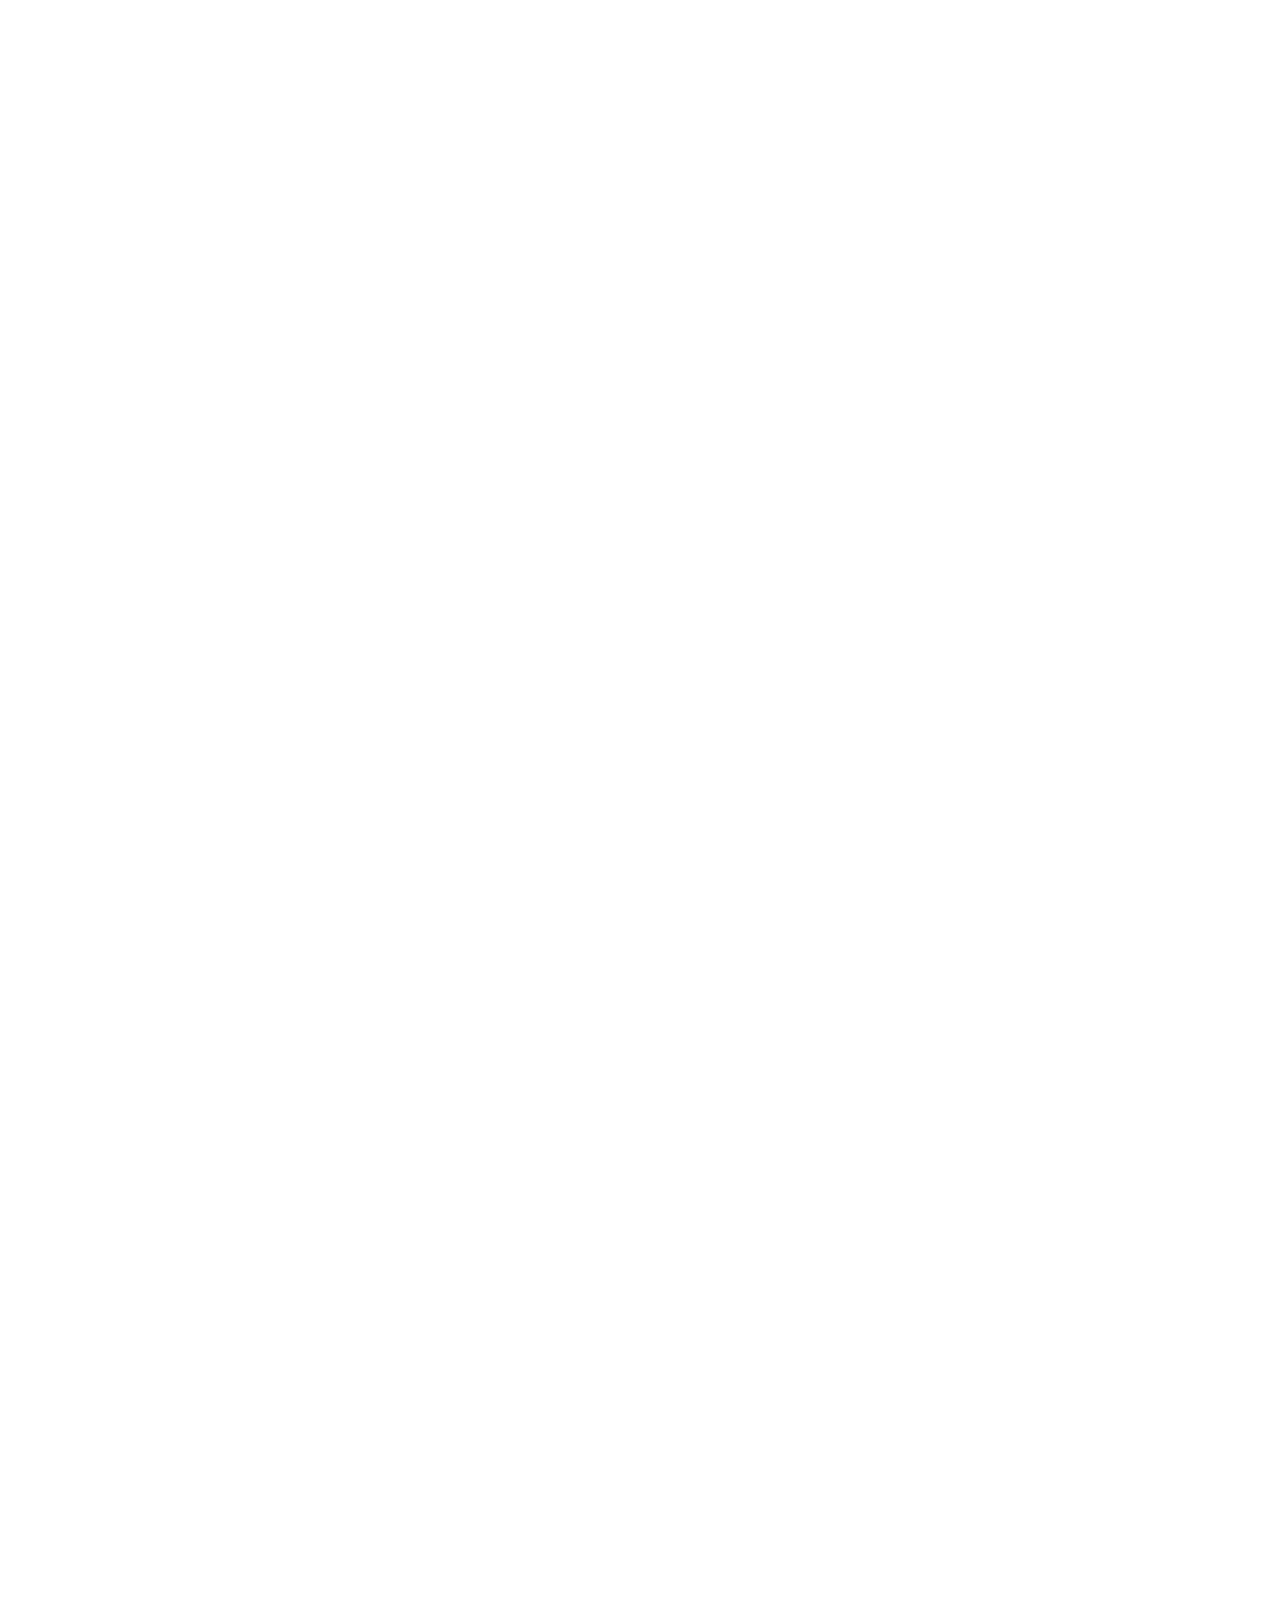
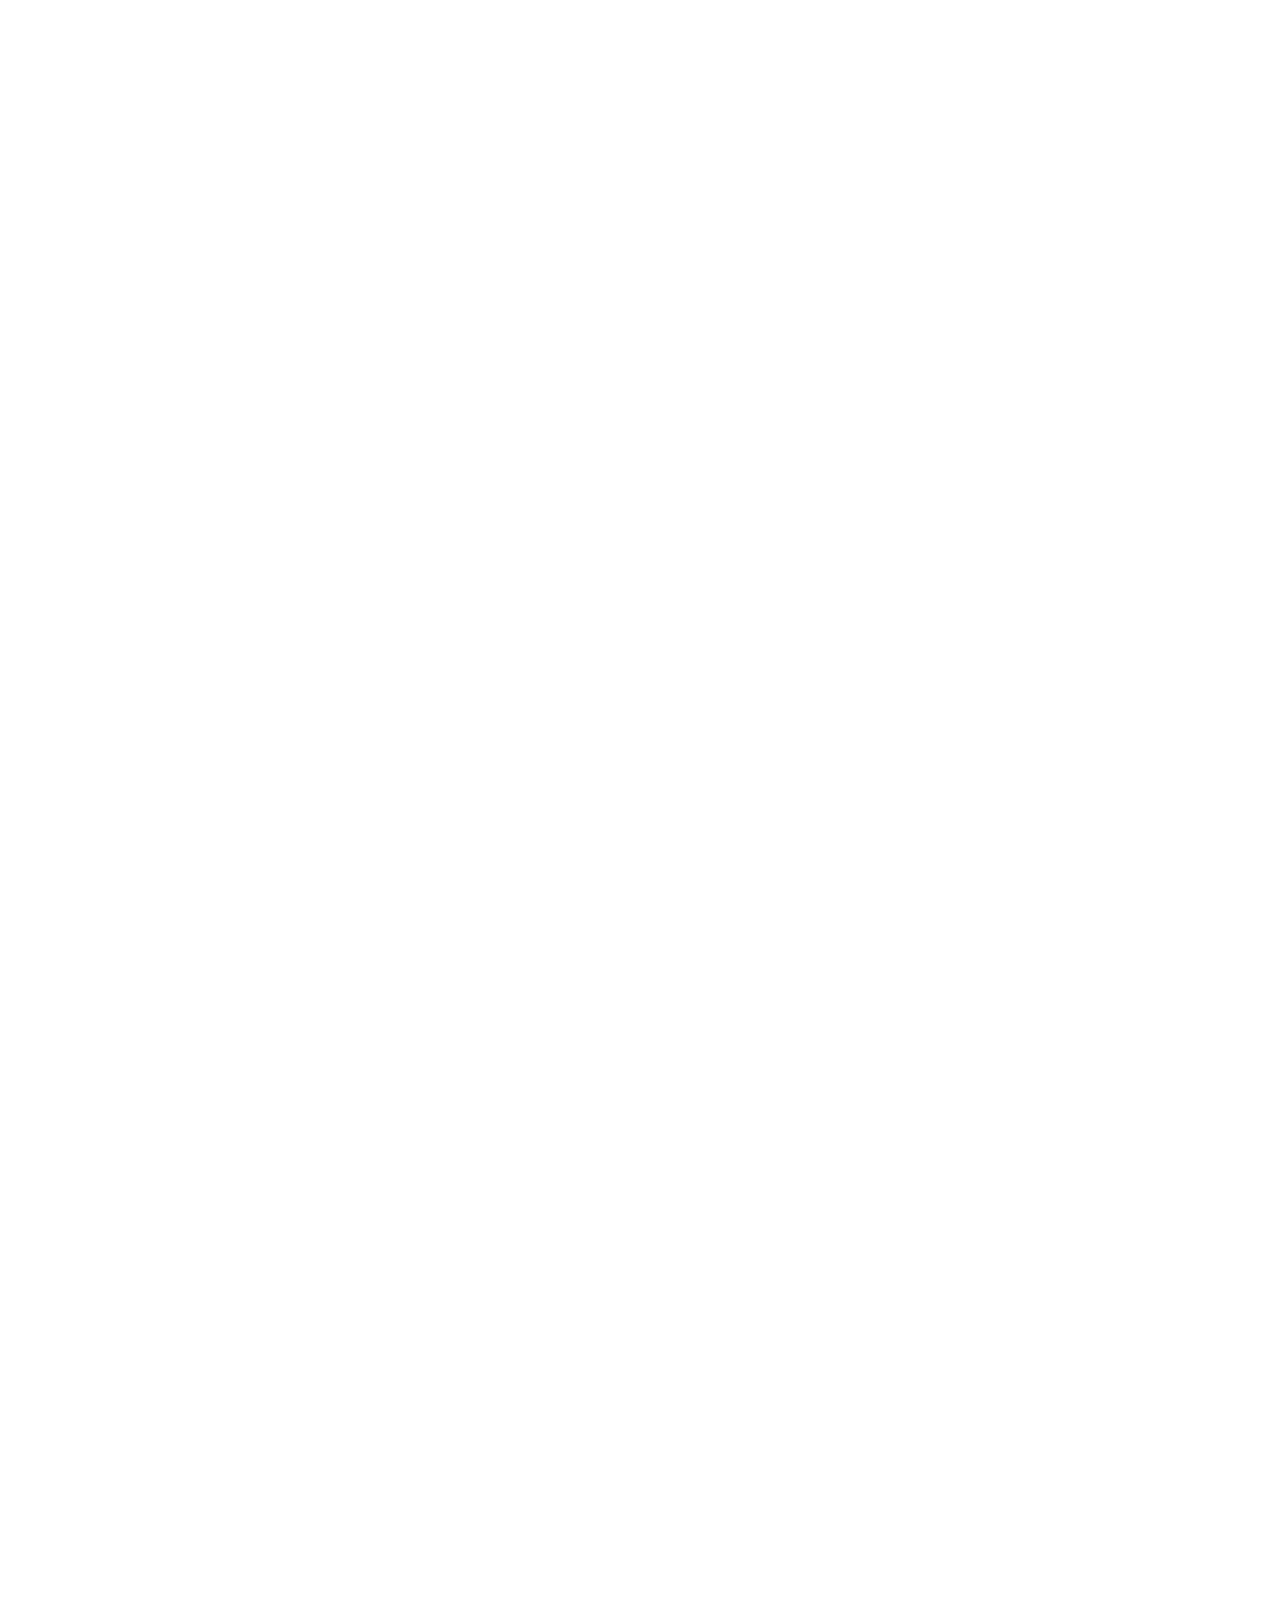
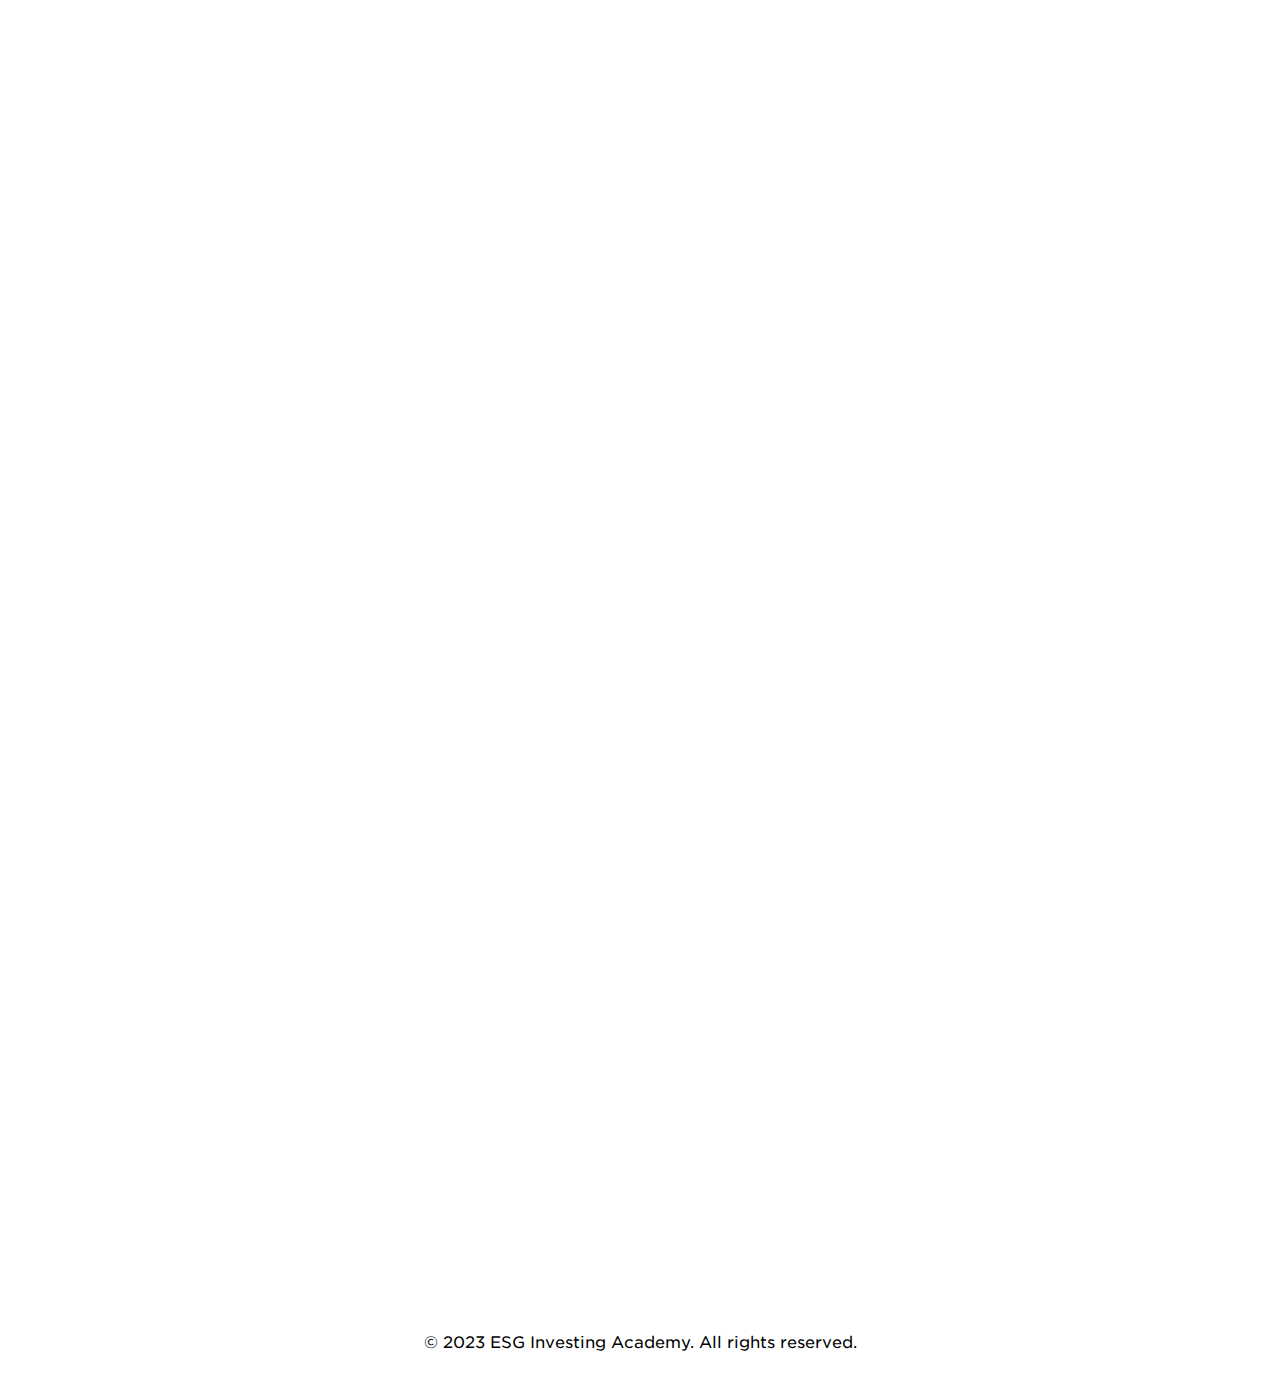
<file: main/index.html>
<!DOCTYPE html>
<html>
  <head>
    <title>ESG</title>
    <link rel="stylesheet" type="text/css" href="css/styles.css" />
    <link rel="stylesheet" type="text/css" href="css/slideshow.css" />
    <link rel="stylesheet" type="text/css" href="css/font.css" />
    <link rel="stylesheet" type="text/css" href="css/percentage.css" />
    <meta name="viewport" content="width=device-width, initial-scale=1" />
  </head>

  <body>
    <div class="slideshow">
      <img src="background/image1.jpg" class="slide" alt="" />
      <img src="background/image2.jpg" class="slide" alt="" />
    </div>
    <!-- Header section starts -->
    <div class="header" id="header">
      <!-- Navigation bar starts -->

      <!-- Menu item left -->
      <ul class="home">
        <li name="home"><a href="index.html">Home</a></li>
      </ul>

      <!-- Menu items right -->
      <!-- Hamburger-menu will only show if display with a screen width of 750px or less -->
      <ul>
        <span class="hamburger-menu">Menu &#9776;</span>
      </ul>

      <ul class="menu">
        <!-- Menu items that are always visible -->
        <li class="universities">
          <a>University impact<span class="arrow">&#9662;</span></a>
          <!-- Dropdown menu starts -->
          <div class="dropdown-menu">
            <a href="universities.html#Introduction">Introduction</a>
            <a href="universities.html#policies">Universitys' policy</a>
            <a href="universities.html#role">Exeter University's Role</a>
          </div>
        </li>
        <li class="Info">
          <a>ESG info<span class="arrow">&#9662;</span></a>
          <!-- Dropdown menu starts -->
          <div class="dropdown-menu">
            <a href="ESGinfo.html#misconception">Misconceptions</a>
            <a href="ESGinfo.html#Problems">Problems</a>
            <a href="ESGinfo.html#addressing-problems">Addressing Problems</a>
            <a href="ESGinfo.html#benefits">Benefits</a>
            <a href="ESGinfo.html#rating">ESG ratings</a>
          </div>
        </li>

        <li><a href="quiz.html">Quiz</a></li>
        <li style="padding-right: 50px"><a href="about.html">About us</a></li>
      </ul>

      <!-- Navigation bar ends -->
    </div>
    <!-- Header section ends -->
    <main id="main-content">
      <div id="main-text">
        <!-- <h2>Welcome to the ESG Investing Academy</h2> -->
        <p class="hidden">
          We empower students with the ESG insight they need to fuel sustainable
          decisions for a greener future
        </p>
      </div>
    </main>

    <!-- New Section -->
    <section id="esg-video">
      <div class="flex-container">
        <div class="video-container hidden">
          <iframe
            src="https://www.youtube.com/embed/ZGDiKa434og?rel=0"
            title="YouTube video player"
            frameborder="0"
            allow="accelerometer; autoplay; clipboard-write; encrypted-media; gyroscope; picture-in-picture"
            allowfullscreen
            style="border-radius: 10px"
          ></iframe>
        </div>
      </div>
    </section>

    <!-- New Section -->
    <section id="esg-explanation">
      <div class="text hidden">
        <h3>What is ESG?</h3>
        <p>
          In brief, ESG is a set of criteria used to assess and measure
          companies' sustainability and environmental footprint. ESG is made up
          of three components and is an acronym which stands for environmental,
          social and governance. The environmental component of ESG measures the
          environmental impact of firms and looks at factors such as firms'
          carbon footprints, pollution or commitments to preventing climate
          change. The social component of ESG looks at how companies treat their
          employees and customers. This can mean looking at companies' track
          records on labour practices, human rights and diversity. Lastly, the
          governance component of ESG assesses how a corporation or company
          operates and is governed. Examples of such factors that fall under
          governance are a company's political donations or the structure and
          diversity of its leadership or board of directors.
        </p>
        <p>
          Various rating agencies use these three criteria to help give
          potential consumers, employees and investors a better picture of
          companies' operations. Now, more than ever, individuals are using ESG
          scores to make informed decisions about where to work, shop or invest.
        </p>
      </div>
      <div class="image hidden">
        <img src="art/whatesg.jpg" alt="Image description" />
      </div>
    </section>
    
    <section id="esg-explanation">
      <div
        class="hidden"
        style="
          text-align: center;
          min-height: 400px;
          display: block;
          background-image: linear-gradient(
              rgba(0, 0, 0, 0.5),
              rgba(0, 0, 0, 0.5)
            ),
            url('background/ocean.jpg');
          background-size: cover;
          background-position: center;
          border-radius: 10px;
          width: 100%;
          aspect-ratio: 21/9;
        "
      >
        <div id="heading-text" style="font-size: 2.5em; margin: 0px">
          <h3>What is University's role in this?</h3>
          <a href="universities.html"><button>University's Role</button></a>
        </div>
      </div>
    </section>

    <section id="esg-explanation">
      <div
        class="hidden"
        style="
          text-align: center;
          min-height: 400px;
          display: block;
          background-image: linear-gradient(
              rgba(0, 0, 0, 0.5),
              rgba(0, 0, 0, 0.5)
            ),
            url('background/windmill.jpg');
          background-size: cover;
          background-position: center;
          border-radius: 10px;
          width: 100%;
          aspect-ratio: 21/9;
        "
      >
        <div id="heading-text" style="font-size: 2.5em; margin: 0px">
          <h3>Want to learn more about ESG?</h3>
          <a href="ESGinfo.html"><button>ESG info</button></a>
        </div>
      </div>
    </section>
    
    <section id="esg-explanation">
      <div
        class="hidden"
        style="
          text-align: center;
          min-height: 400px;
          display: block;
          background-image: linear-gradient(
              rgba(0, 0, 0, 0.5),
              rgba(0, 0, 0, 0.5)
            ),
            url('art/misconceptions.jpg');
          background-size: cover;
          background-position: center;
          border-radius: 10px;
          width: 100%;
          aspect-ratio: 21/9;
        "
      >
        <div id="heading-text" style="font-size: 2.5em; margin: 0px">
          <h3>Are you familar with ESG?</h3>
          <a href="ESGinfo.html"><button>Take a Quiz</button></a>
        </div>
      </div>
    </section>

    <footer id="main-footer">
      <p>&copy; 2023 ESG Investing Academy. All rights reserved.</p>
    </footer>

    <script src="js/hamburger-menu.js"></script>
    <script src="js/scroller.js"></script>
  </body>
</html>
</file>
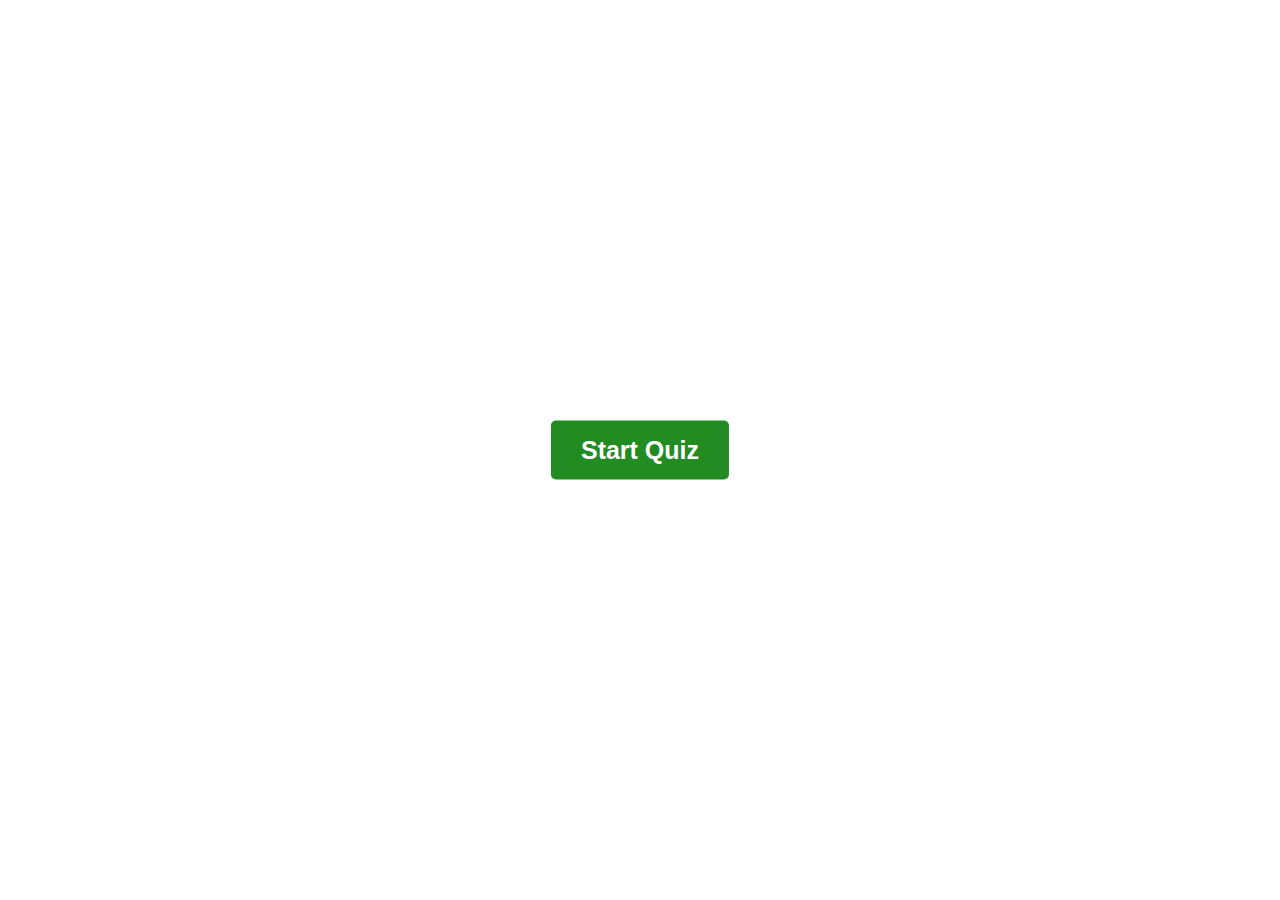
<file: main/quiz.html>
<!DOCTYPE html>
<html>
  <head>
    <title>ESG</title>
    <link rel="stylesheet" type="text/css" href="css/styles.css" />
    <link rel="stylesheet" type="text/css" href="css/slideshow.css" />
    <link rel="stylesheet" type="text/css" href="css/font.css" />
    <link rel="stylesheet" type="text/css" href="css/percentage.css" />
    <meta name="viewport" content="width=device-width, initial-scale=1" />
  </head>

  <body>
    <div class="slideshow">
      <img src="background/image1.jpg" class="slide" alt="" />
      <img src="background/image2.jpg" class="slide" alt="" />
    </div>
    <!-- Header section starts -->
    <div class="header" id="header">
      <!-- Navigation bar starts -->

      <!-- Menu item left -->
      <ul class="home">
        <li name="home"><a href="index.html">Home</a></li>
      </ul>

      <!-- Menu items right -->
      <!-- Hamburger-menu will only show if display with a screen width of 750px or less -->
      <ul>
        <span class="hamburger-menu">Menu &#9776;</span>
      </ul>

      <ul class="menu">
        <!-- Menu items that are always visible -->
        <li class="universities">
          <a>University impact<span class="arrow">&#9662;</span></a>
          <!-- Dropdown menu starts -->
          <div class="dropdown-menu">
            <a href="universities.html#Introduction">Introduction</a>
            <a href="universities.html#policies">Universitys' policy</a>
            <a href="universities.html#role">Exeter University's Role</a>
          </div>
        </li>
        <li class="Info">
          <a>ESG info<span class="arrow">&#9662;</span></a>
          <!-- Dropdown menu starts -->
          <div class="dropdown-menu">
            <a href="ESGinfo.html#misconception">Misconceptions</a>
            <a href="ESGinfo.html#Problems">Problems</a>
            <a href="ESGinfo.html#addressing-problems">Addressing Problems</a>
            <a href="ESGinfo.html#benefits">Benefits</a>
            <a href="ESGinfo.html#rating">ESG ratings</a>
          </div>
        </li>

        <li><a href="quiz.html">Quiz</a></li>
        <li style="padding-right: 50px"><a href="about.html">About us</a></li>
      </ul>

      <!-- Navigation bar ends -->
    </div>
    <!-- Header section ends -->
    <link rel="stylesheet" type="text/css" href="css/quiz.css" />
    <!-- start Quiz button -->
    <div class="start_btn"><button>Start Quiz</button></div>

    <!-- Info Box -->
    <div class="info_box">
      <div class="info-title"><span>Some Rules of this Quiz</span></div>
      <div class="info-list">
        <div class="info">
          1. You will have only <span>15 seconds</span> per each question.
        </div>
        <div class="info">
          2. Once you select your answer, it can't be undone.
        </div>
        <div class="info">
          3. You can't select any option once time goes off.
        </div>
        <div class="info">
          4. You can't exit from the Quiz while you're playing.
        </div>
        <div class="info">
          5. You'll get points on the basis of your correct answers.
        </div>
      </div>
      <div class="buttons">
        <button class="quit">Exit Quiz</button>
        <button class="restart">Continue</button>
      </div>
    </div>

    <!-- Quiz Box -->
    <div class="quiz_box">
      <header>
        <div class="title">ESG quiz</div>
        <div class="timer">
          <div class="time_left_txt">Time Left</div>
          <div class="timer_sec">15</div>
        </div>
        <div class="time_line"></div>
      </header>
      <section>
        <div class="que_text"></div>
        <div class="option_list"></div>
        <div class="explain_text"></div>
      </section>

      <footer>
        <div class="total_que"></div>
        <button class="next_btn">Next Que</button>
      </footer>
    </div>

    <!-- Result Box -->
    <div class="result_box">
      <div class="icon">
        <i class="fas fa-crown"></i>
      </div>
      <!-- <div class="complete_text">You've completed the Quiz!</div> -->
      <div class="score_text"></div>
      <div class="buttons">
        <button class="restart">Replay Quiz</button>
        <button class="quit">Quit Quiz</button>
      </div>
    </div>
    <script src="js/hamburger-menu.js"></script>
    <script src="js/quiz.js"></script>
  </body>
</html>
</file>
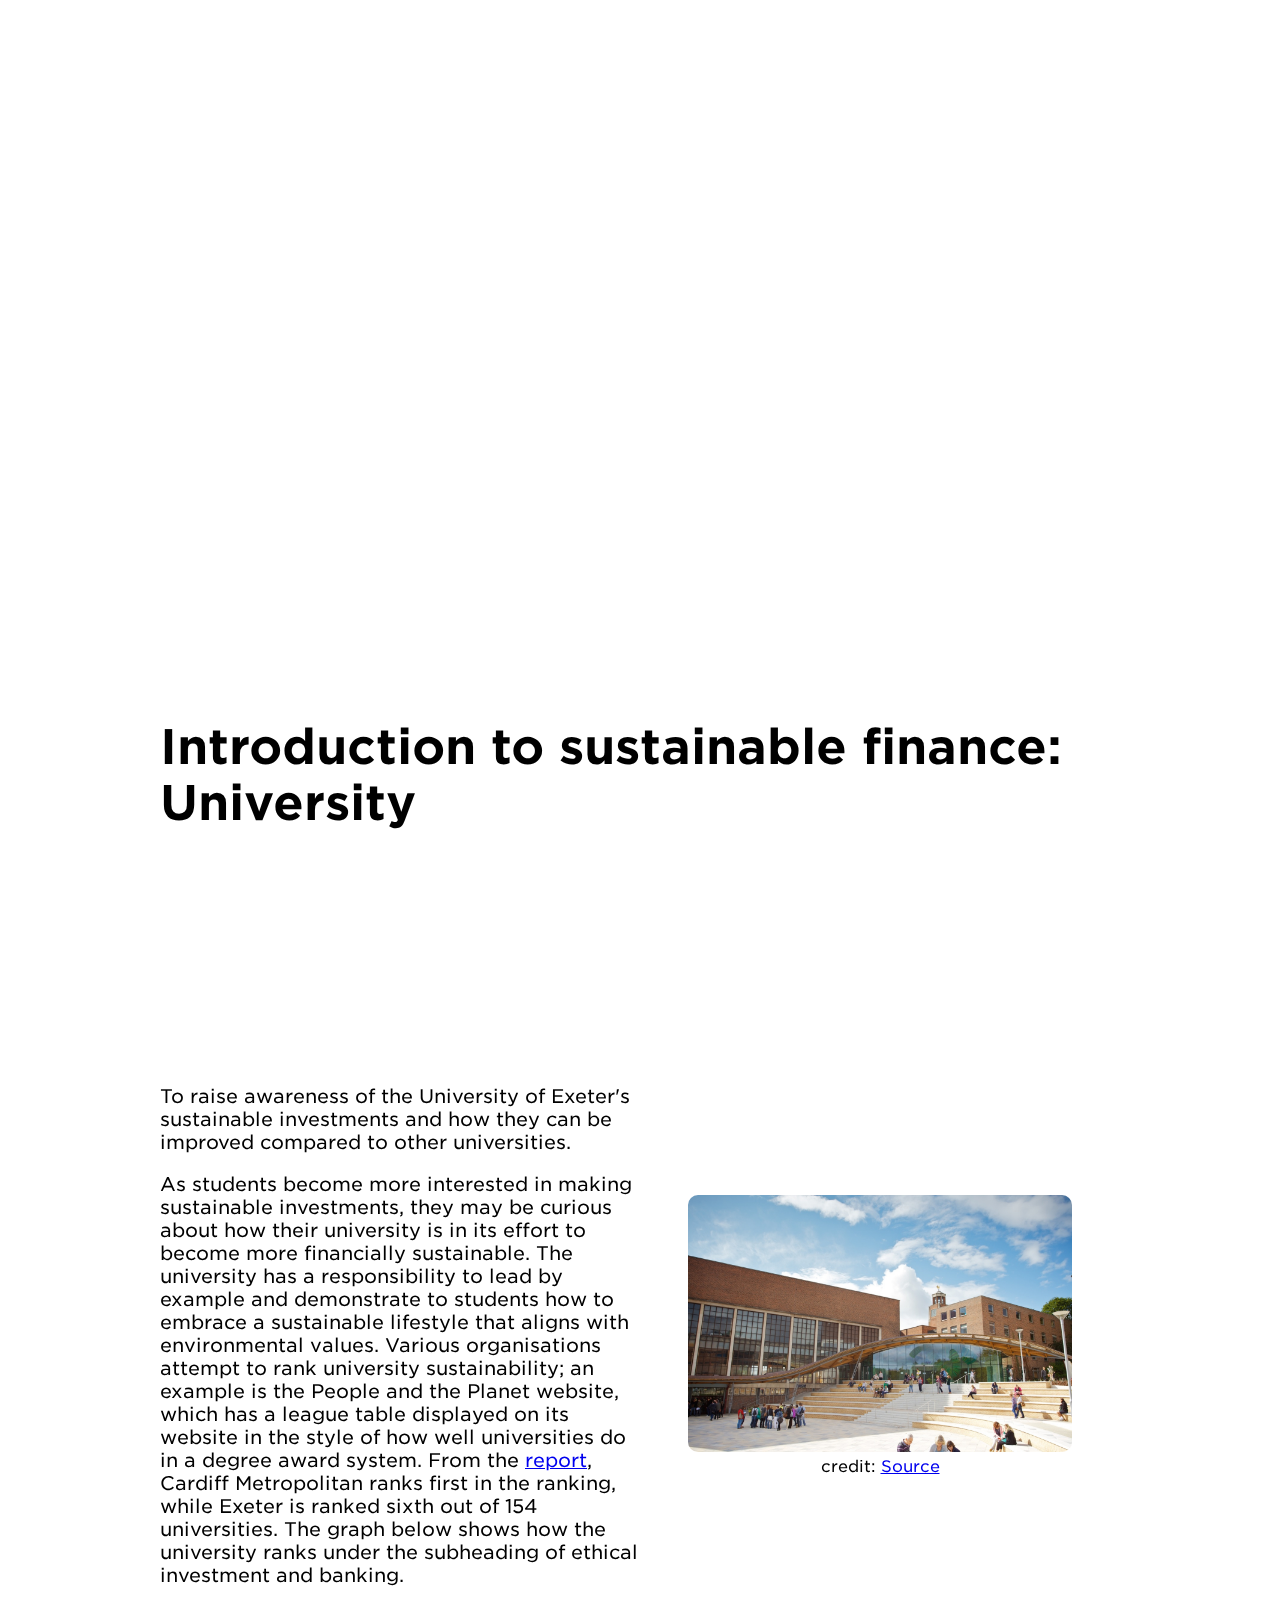
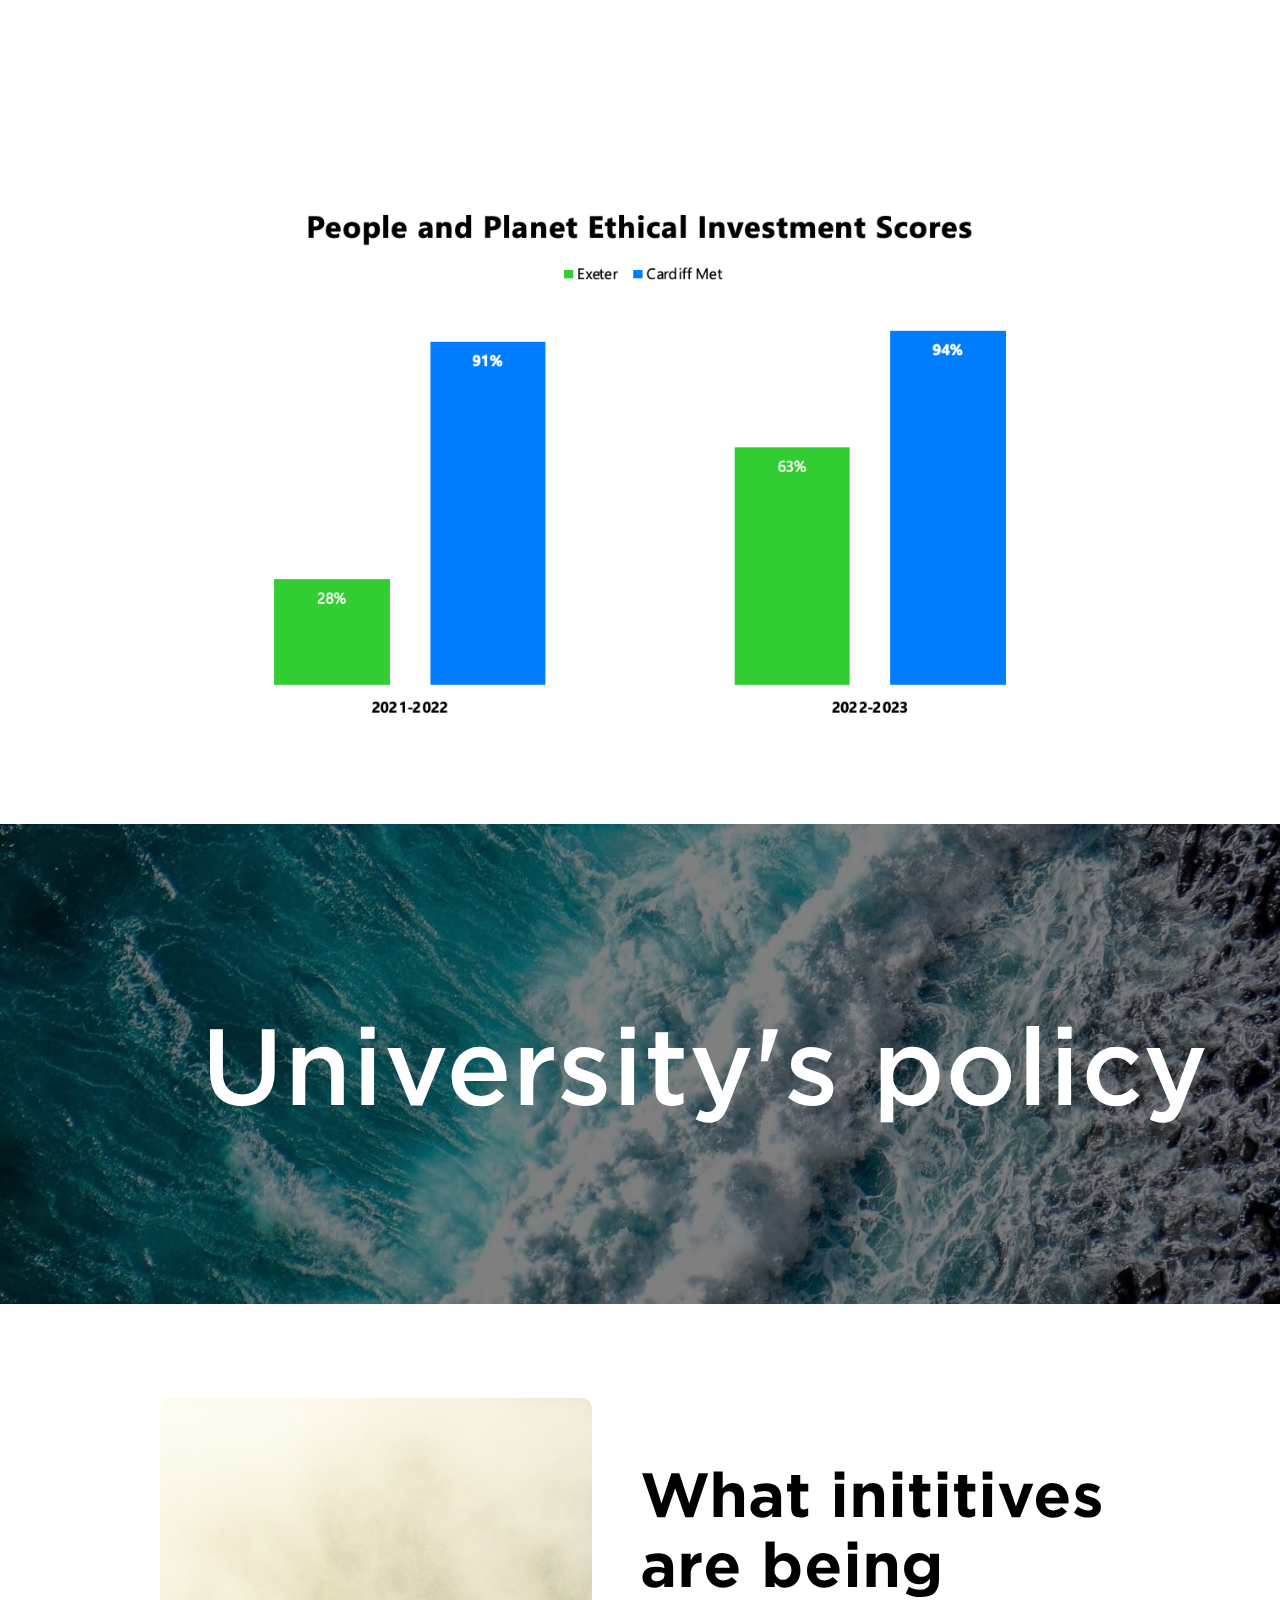
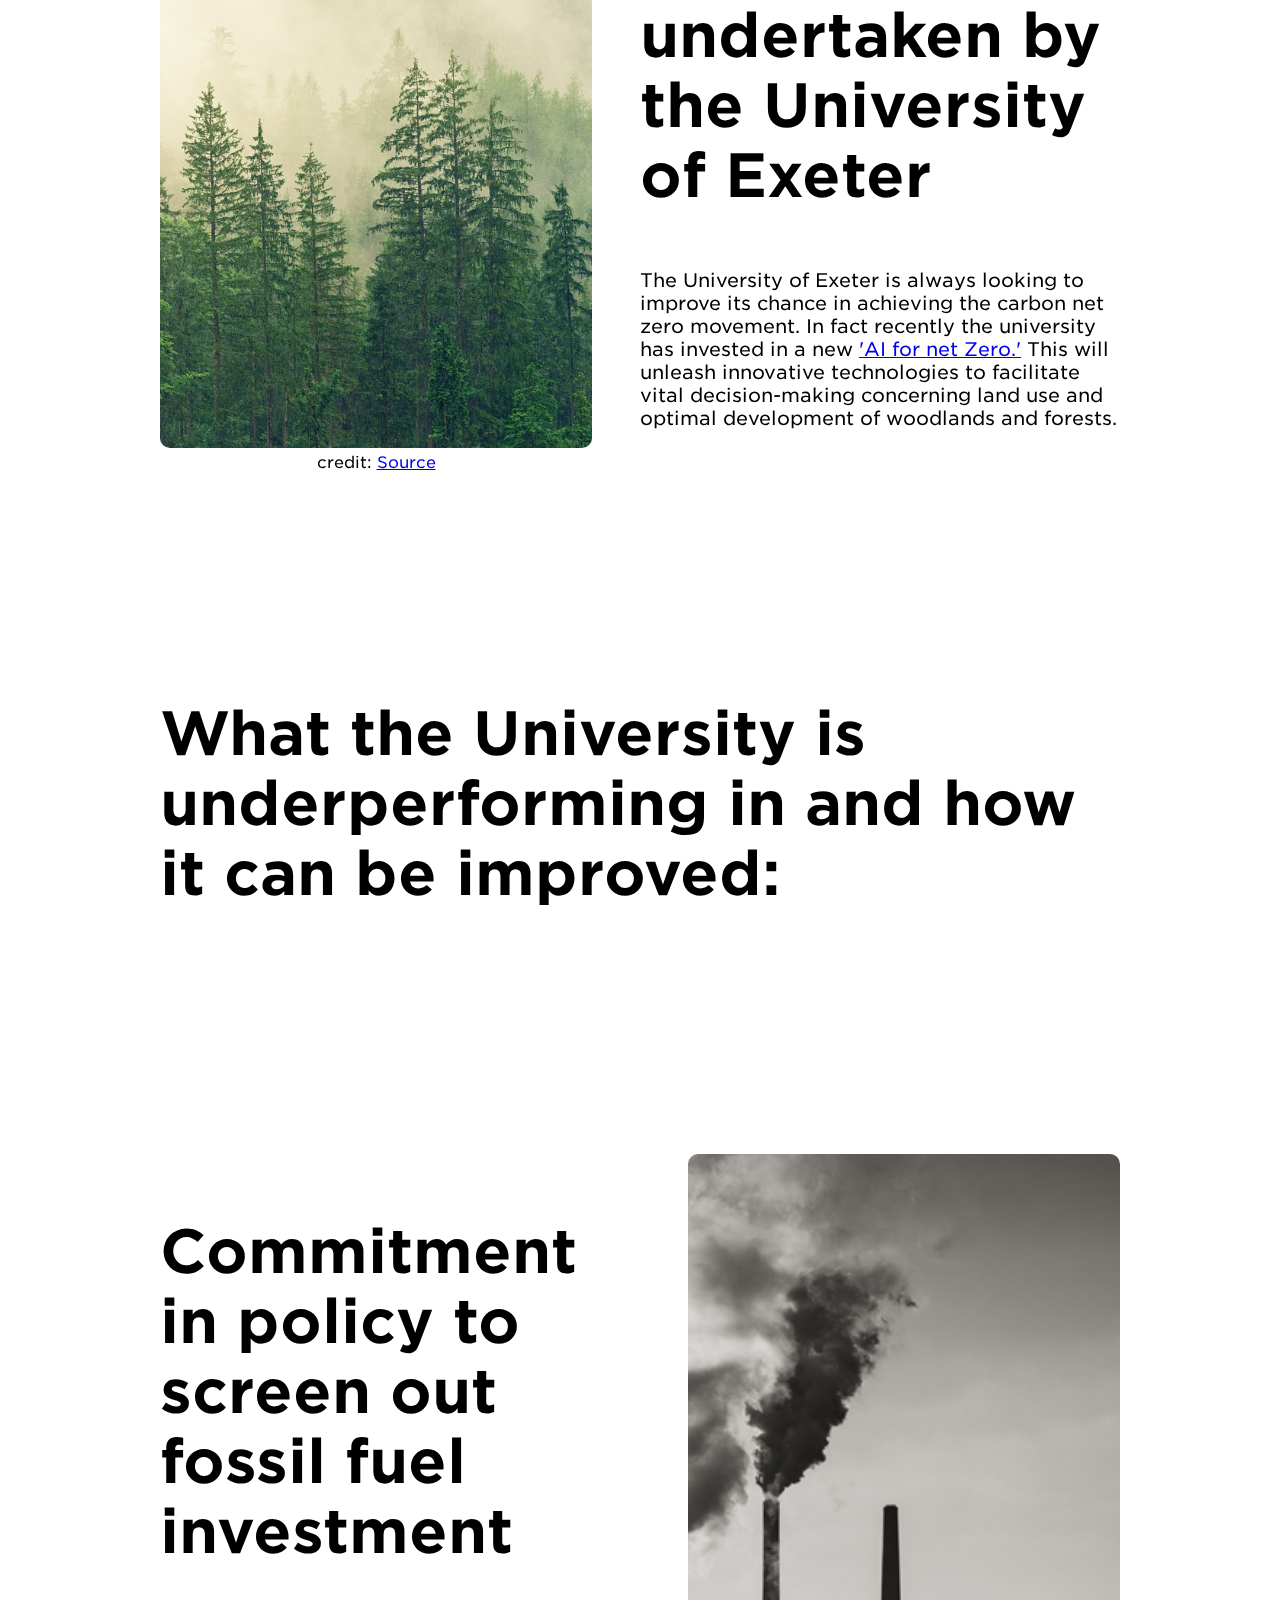
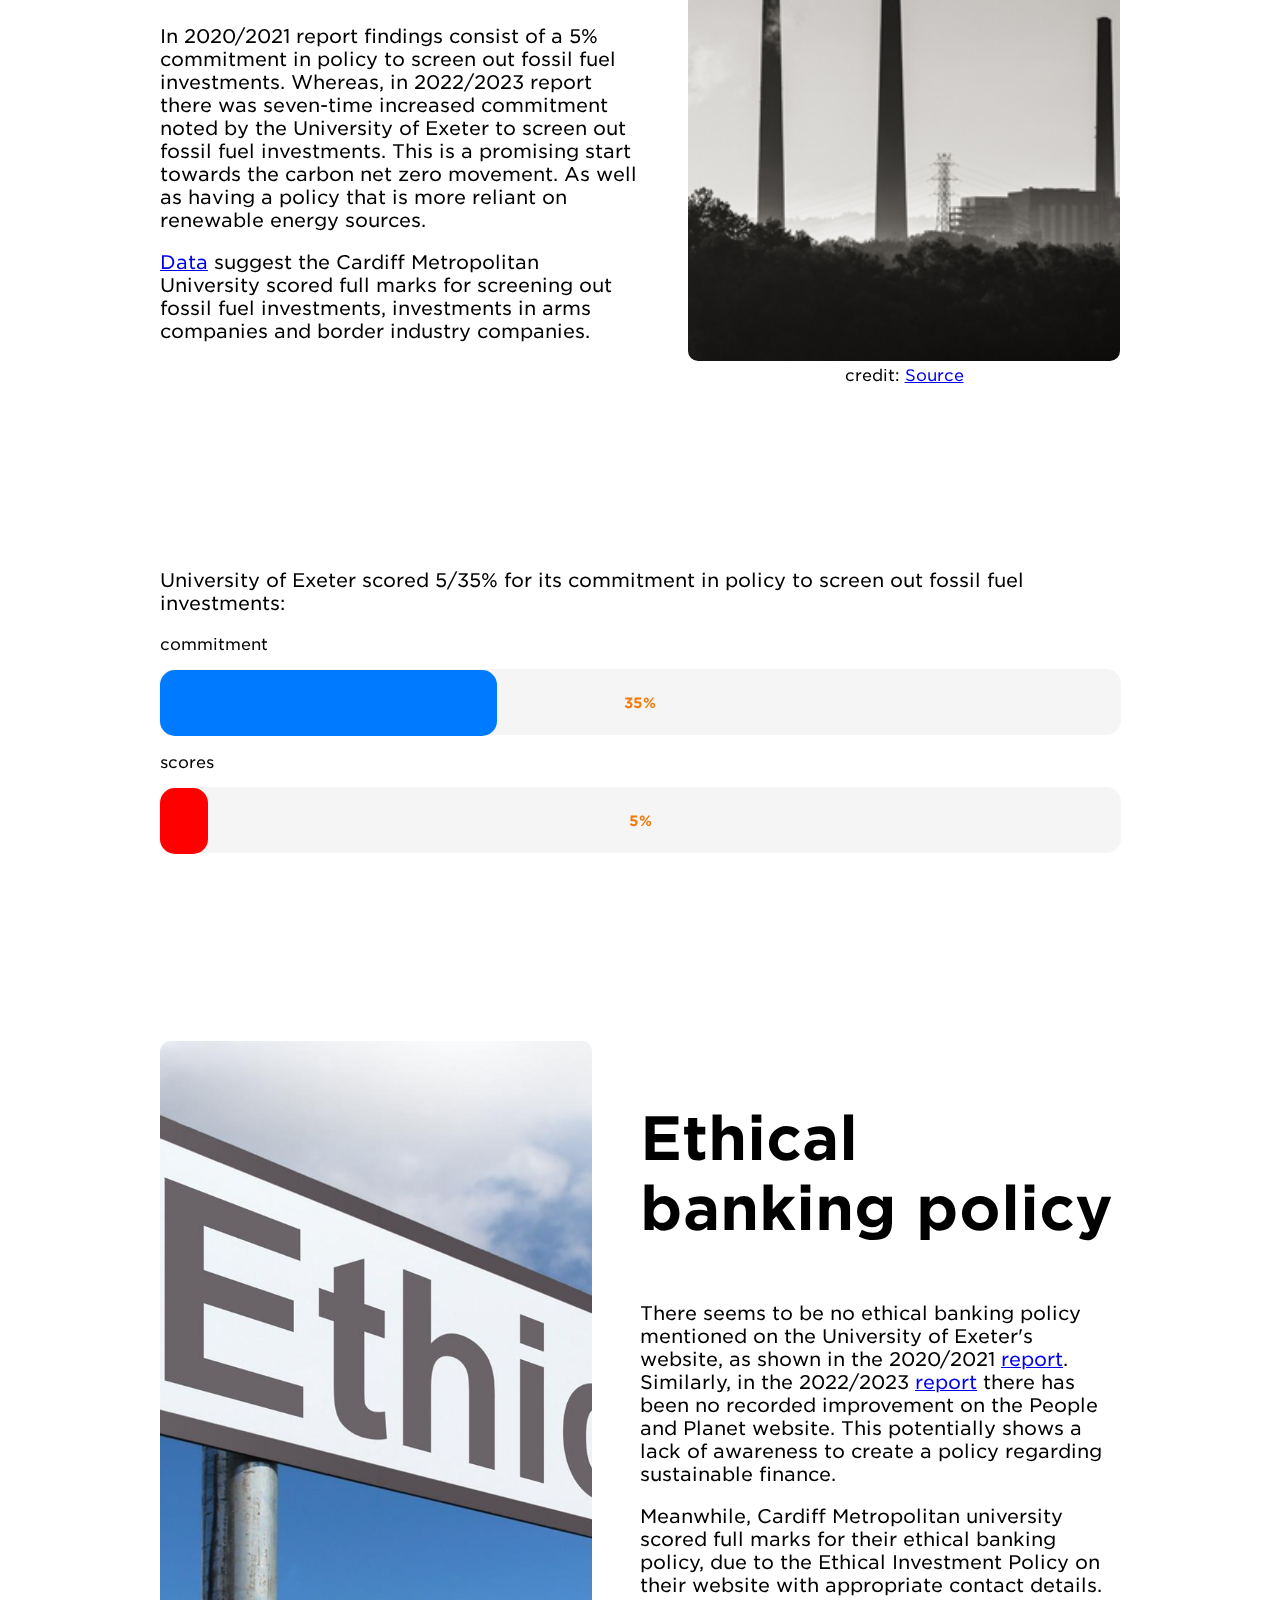
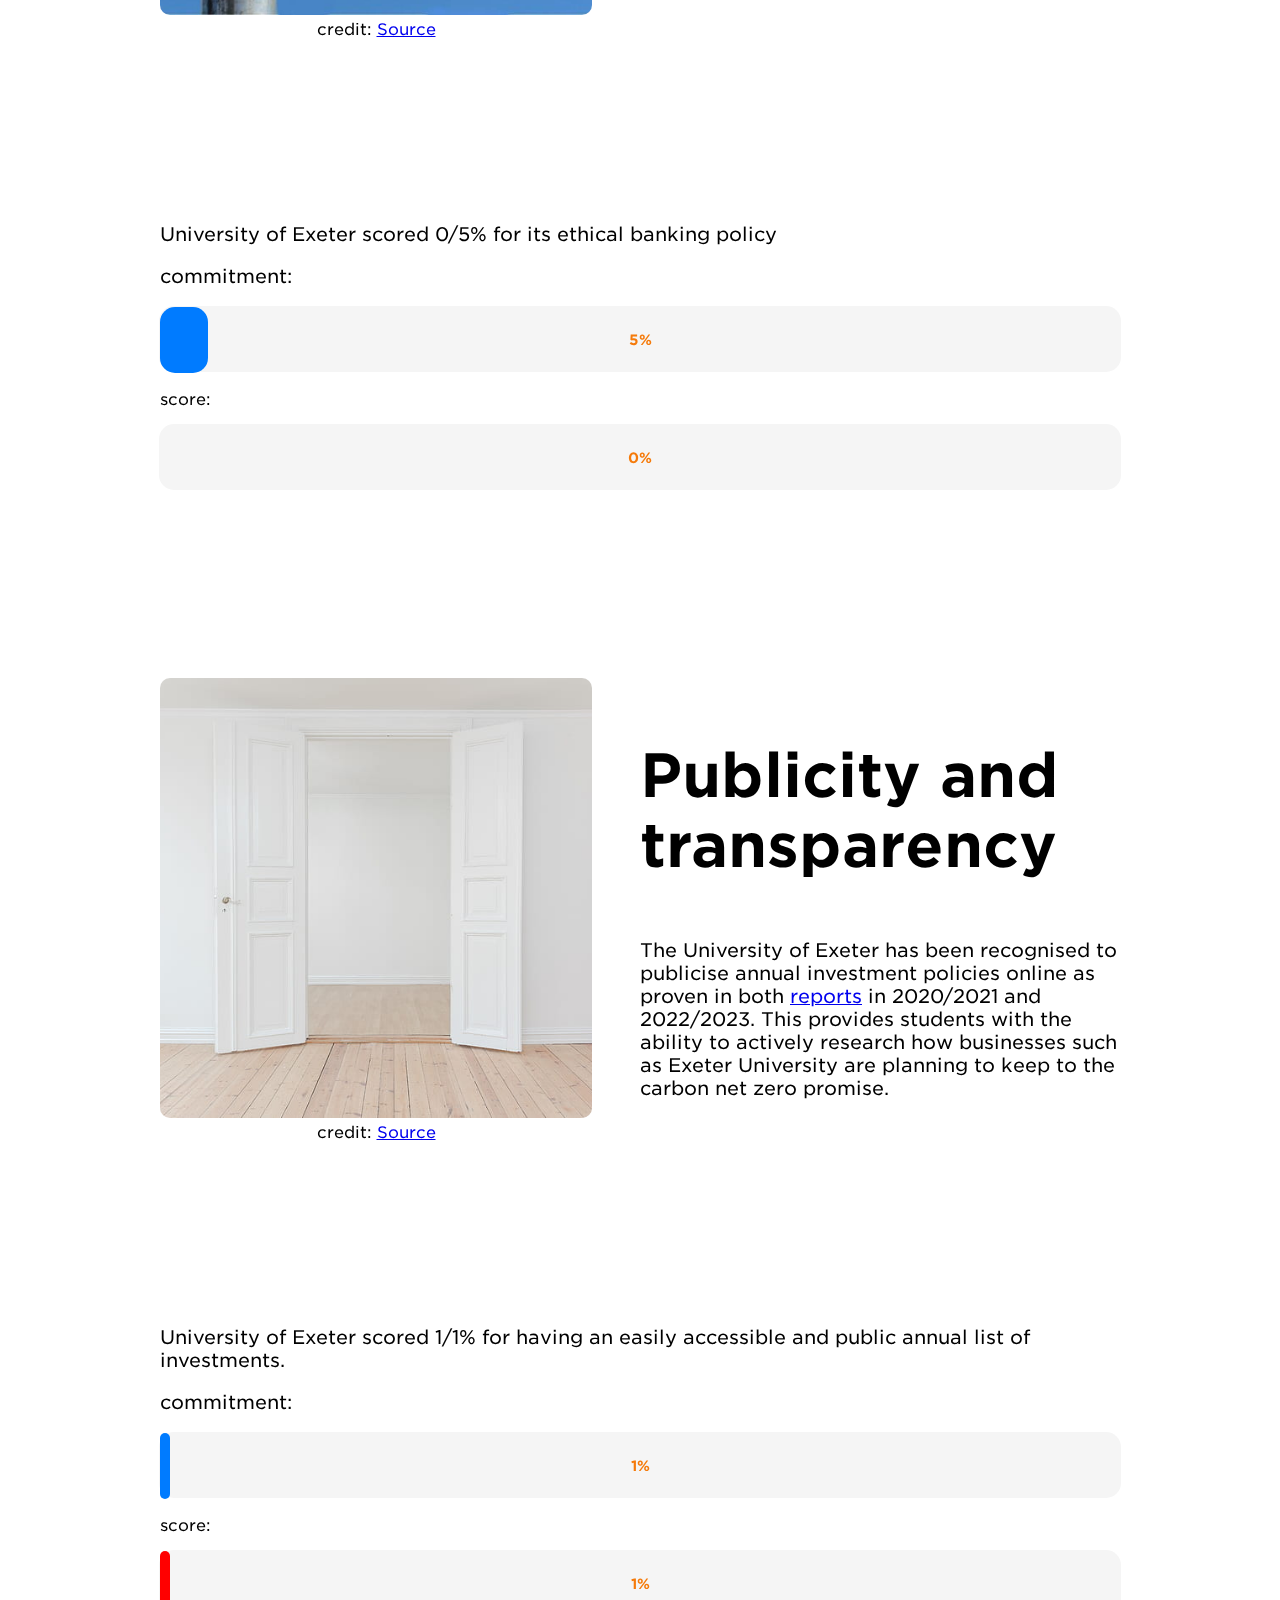
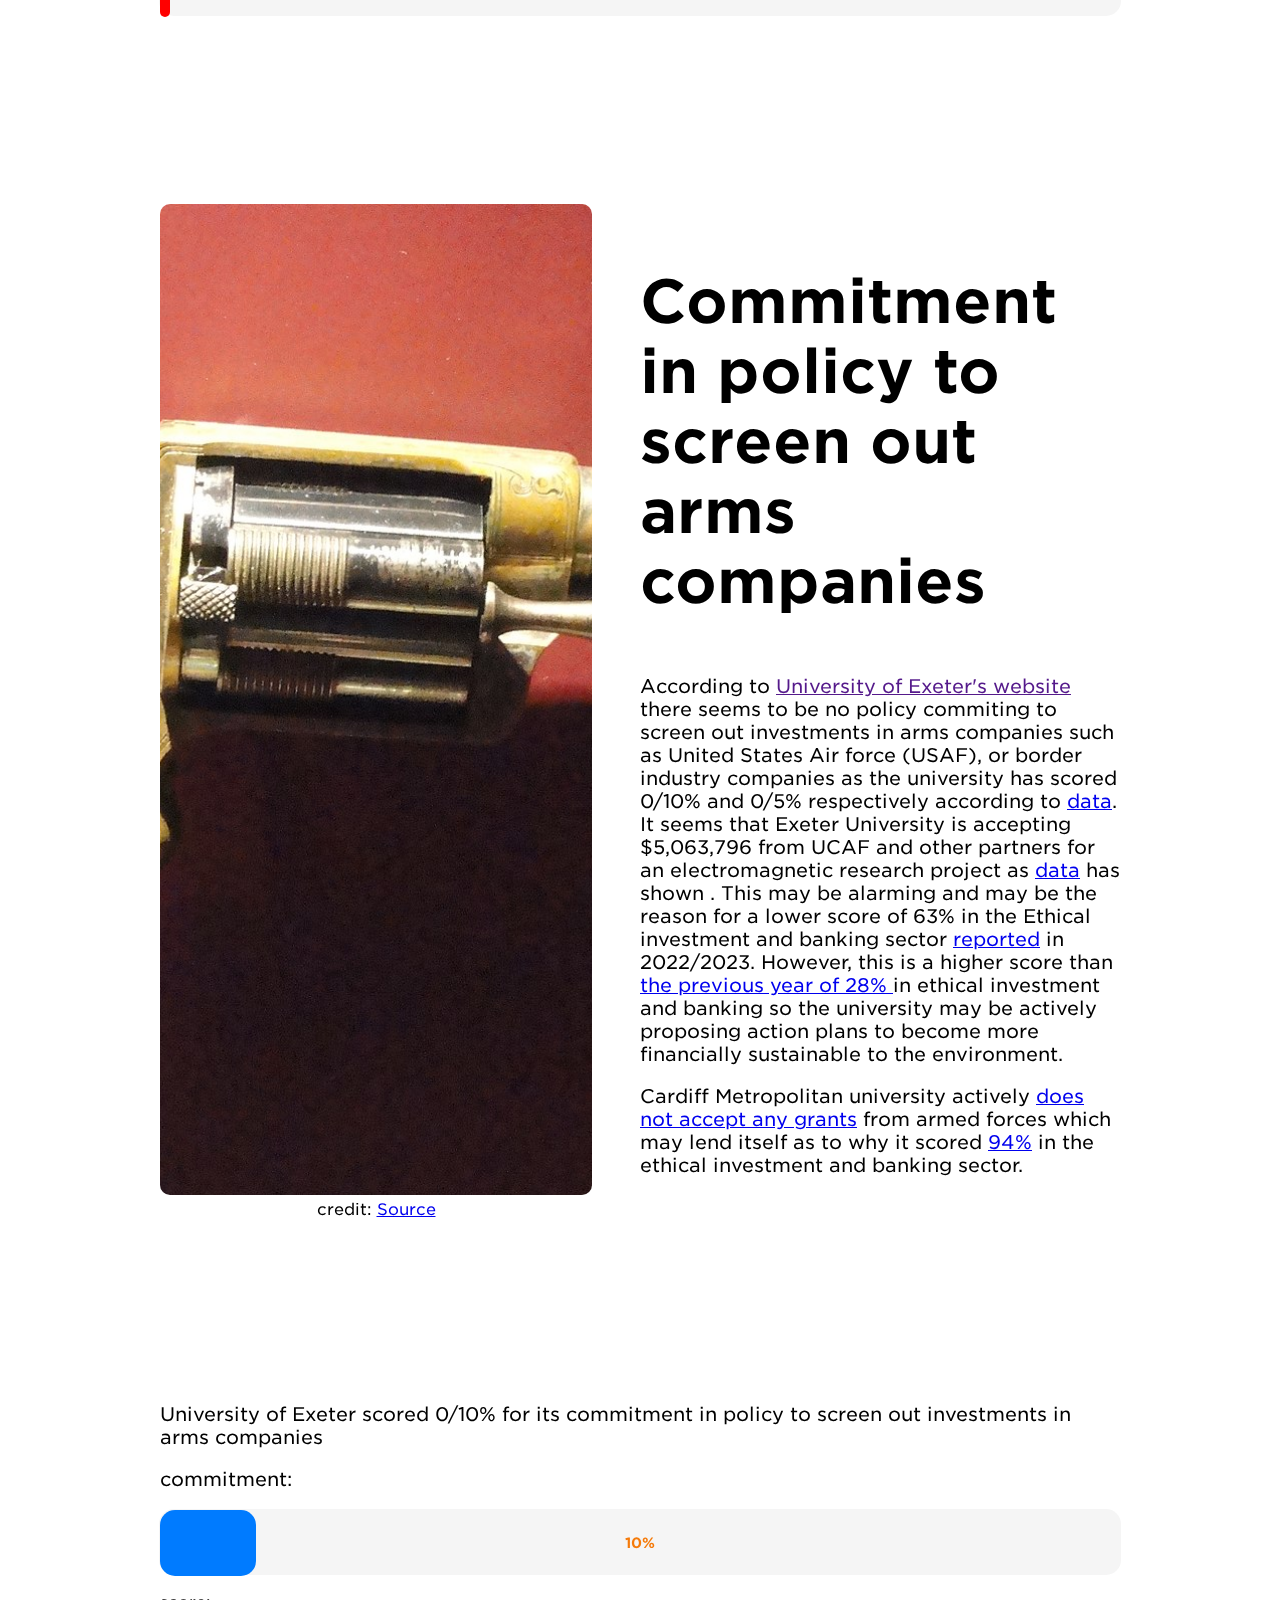
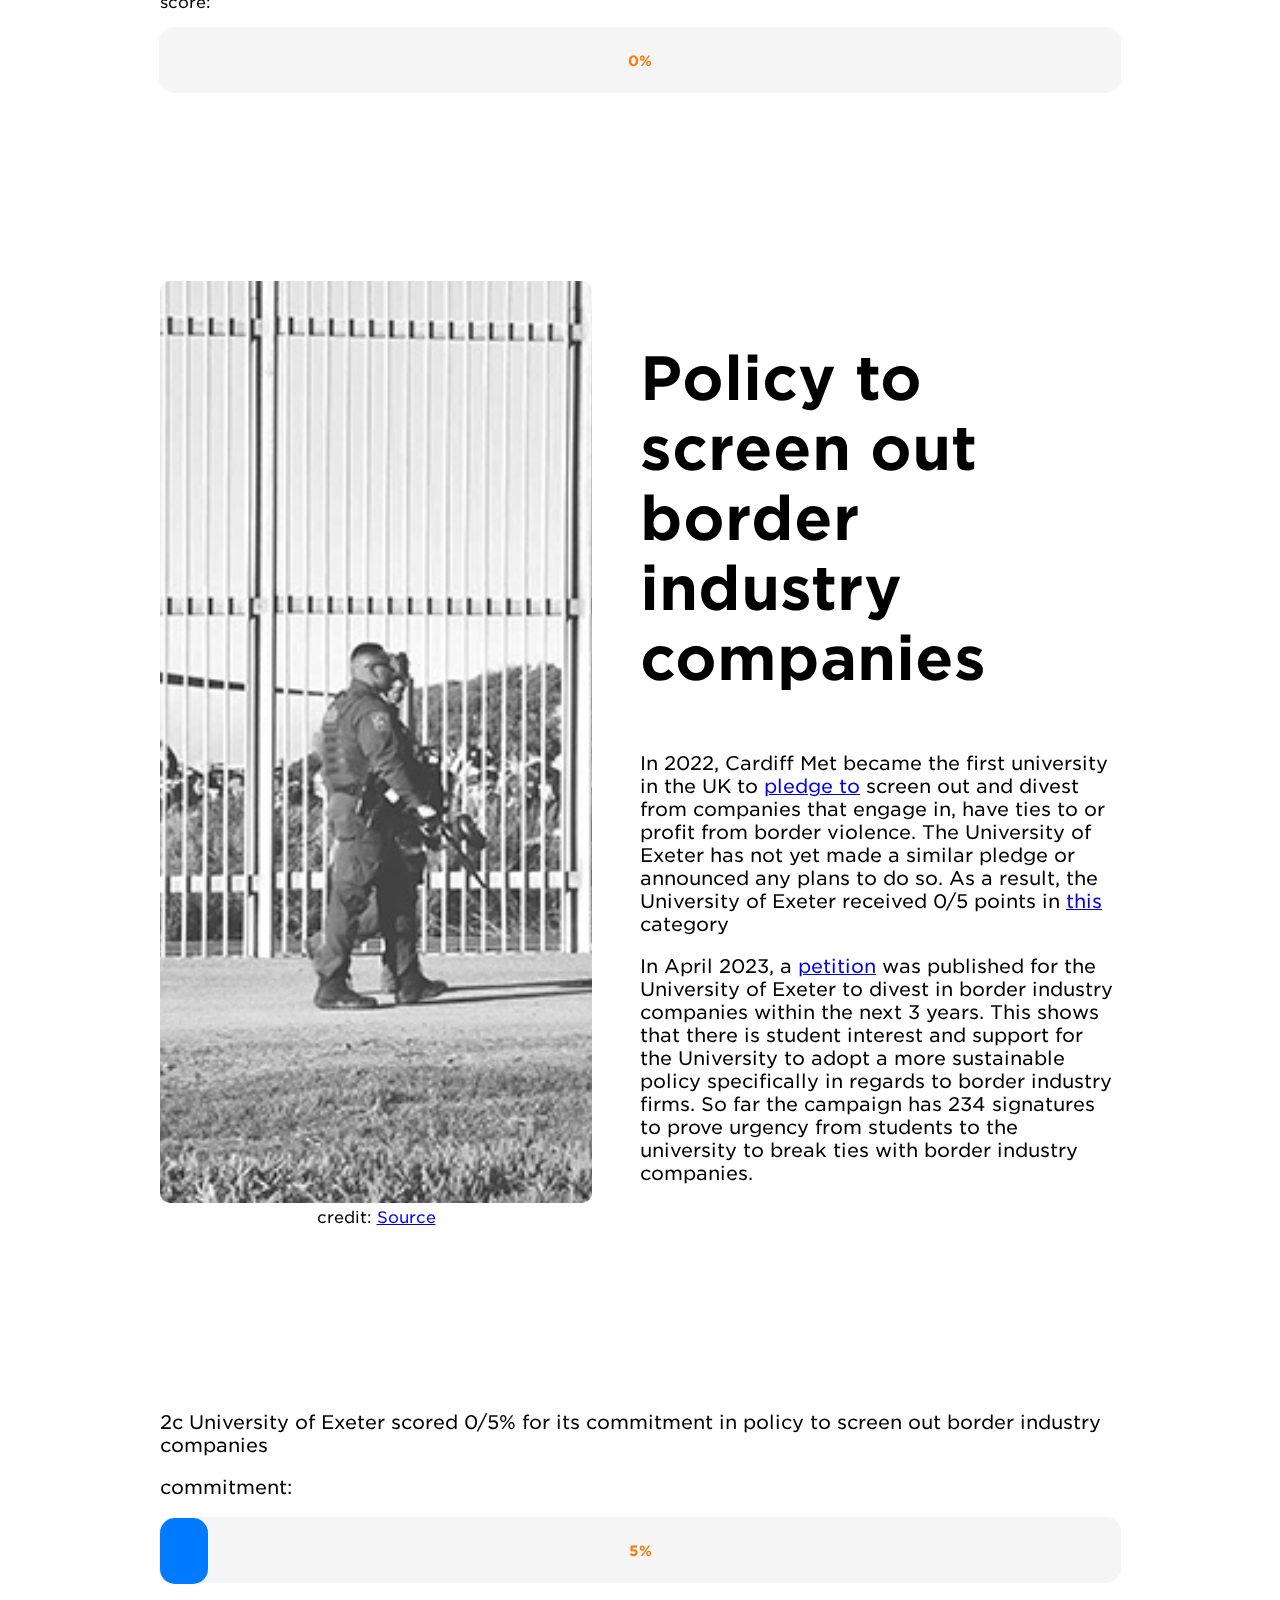
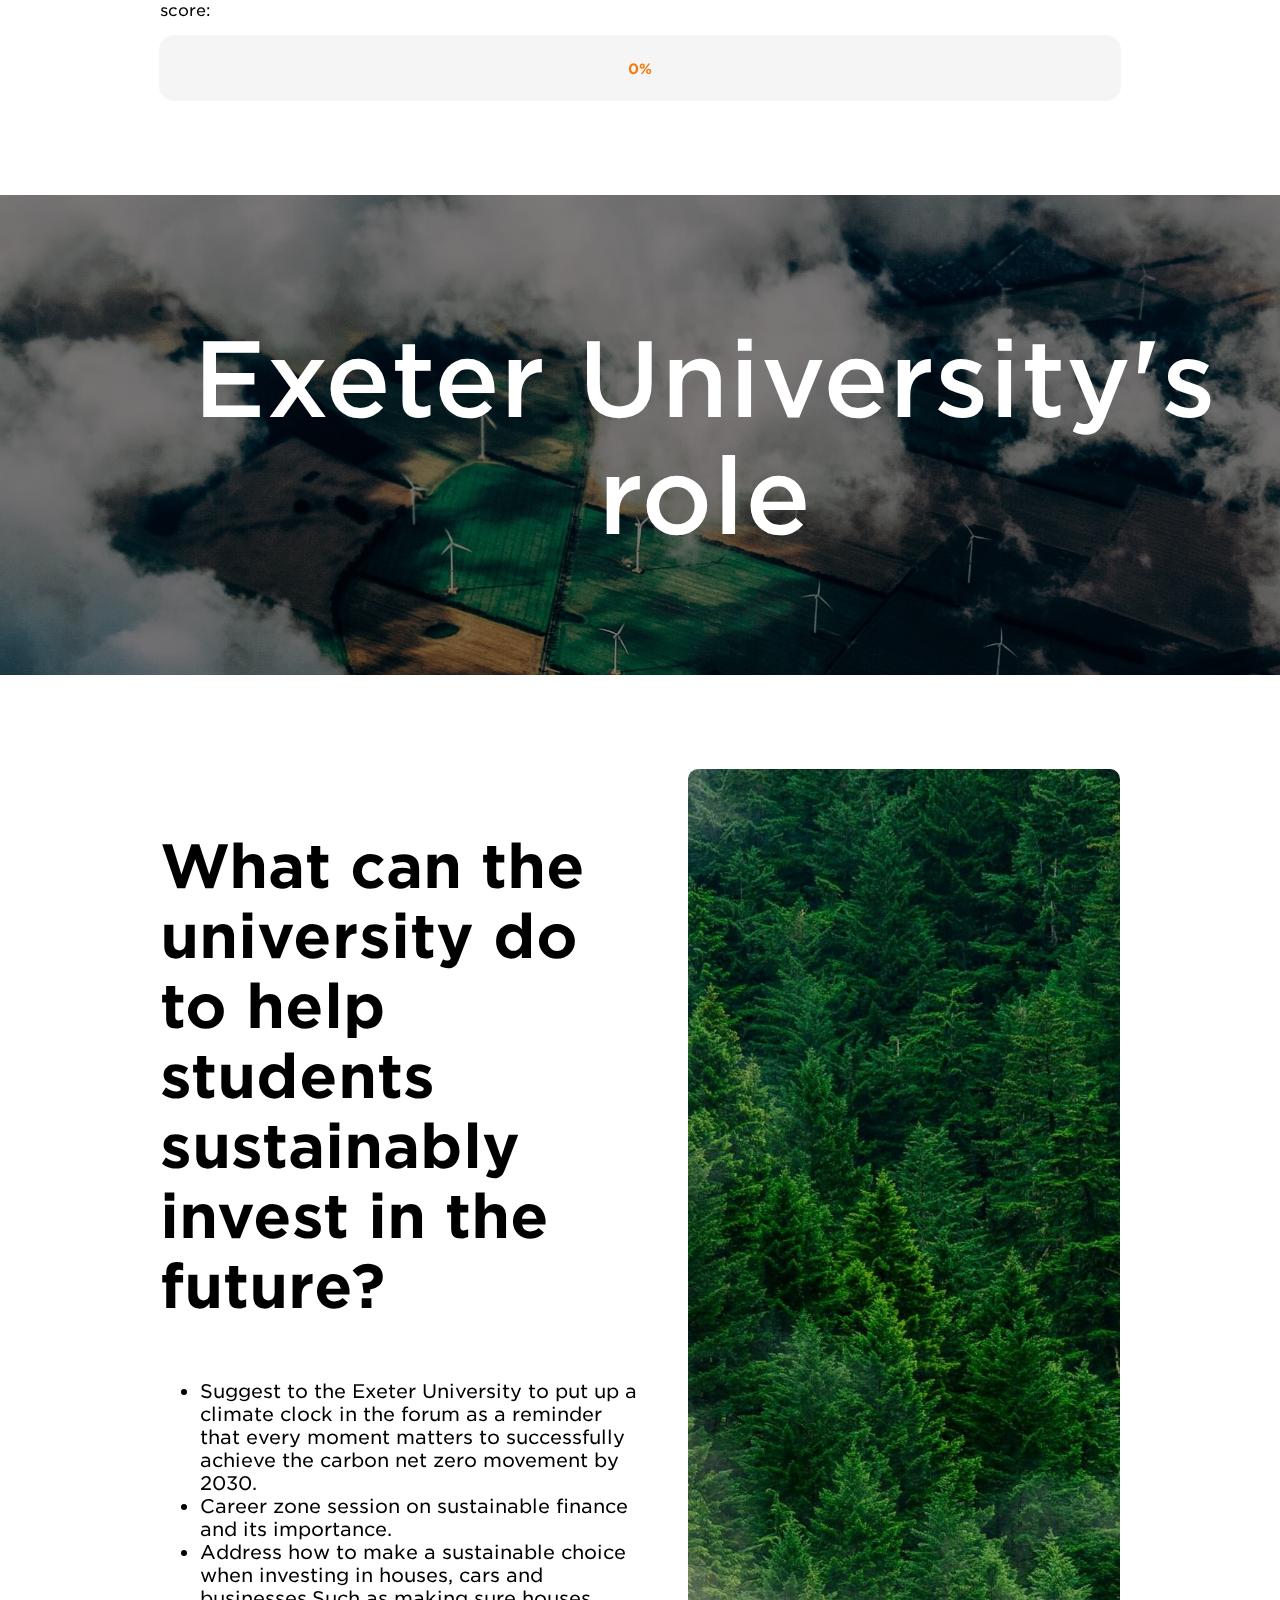
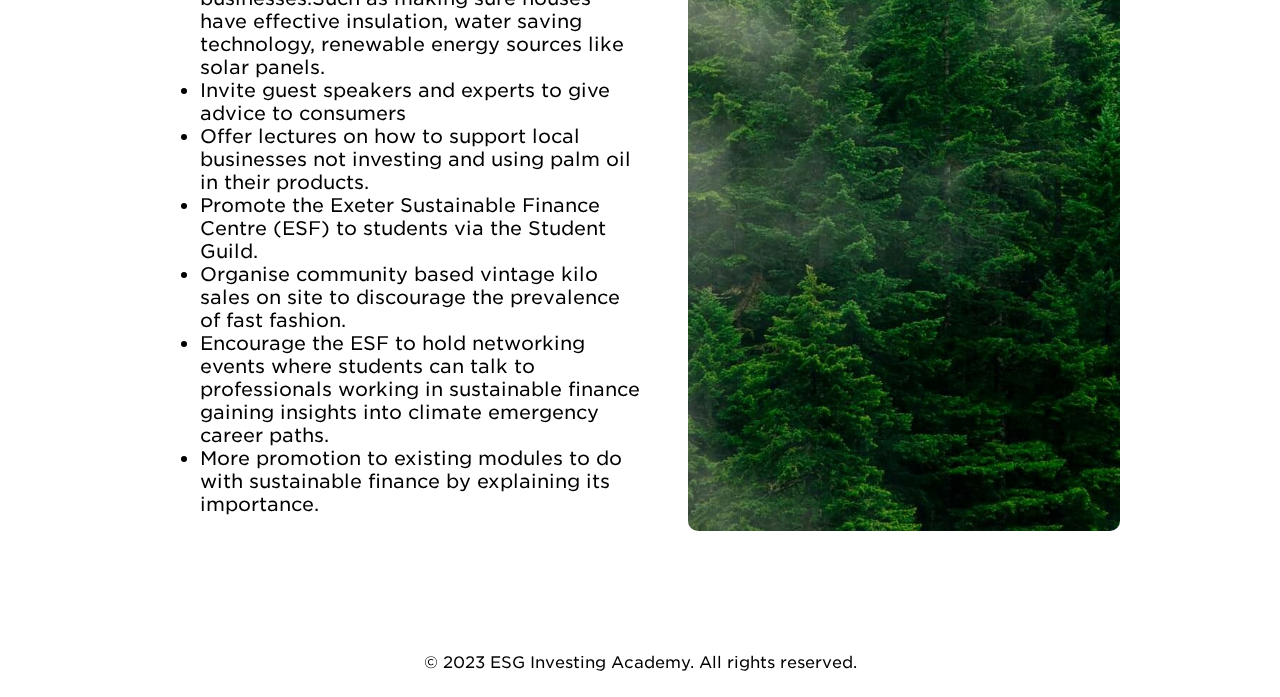
<file: main/universities.html>
<!DOCTYPE html>
<html>
  <head>
    <title>ESG</title>
    <link rel="stylesheet" type="text/css" href="css/styles.css" />
    <link rel="stylesheet" type="text/css" href="css/slideshow.css" />
    <link rel="stylesheet" type="text/css" href="css/font.css" />
    <link rel="stylesheet" type="text/css" href="css/percentage.css" />
    <meta name="viewport" content="width=device-width, initial-scale=1" />
  </head>

  <body>
    <div class="slideshow">
      <img src="background/image1.jpg" class="slide" alt="" />
      <img src="background/image2.jpg" class="slide" alt="" />
    </div>
    <!-- Header section starts -->
    <div class="header" id="header">
      <!-- Navigation bar starts -->

      <!-- Menu item left -->
      <ul class="home">
        <li name="home"><a href="index.html">Home</a></li>
      </ul>

      <!-- Menu items right -->
      <!-- Hamburger-menu will only show if display with a screen width of 750px or less -->
      <ul>
        <span class="hamburger-menu">Menu &#9776;</span>
      </ul>

      <ul class="menu">
        <!-- Menu items that are always visible -->
        <li class="universities">
          <a>University impact<span class="arrow">&#9662;</span></a>
          <!-- Dropdown menu starts -->
          <div class="dropdown-menu">
            <a href="universities.html#Introduction">Introduction</a>
            <a href="universities.html#policies">Universitys' policy</a>
            <a href="universities.html#role">Exeter University's Role</a>
          </div>
        </li>
        <li class="Info">
          <a>ESG info<span class="arrow">&#9662;</span></a>
          <!-- Dropdown menu starts -->
          <div class="dropdown-menu">
            <a href="ESGinfo.html#misconception">Misconceptions</a>
            <a href="ESGinfo.html#Problems">Problems</a>
            <a href="ESGinfo.html#addressing-problems">Addressing Problems</a>
            <a href="ESGinfo.html#benefits">Benefits</a>
            <a href="ESGinfo.html#rating">ESG ratings</a>
          </div>
        </li>

        <li><a href="quiz.html">Quiz</a></li>
        <li style="padding-right: 50px"><a href="about.html">About us</a></li>
      </ul>

      <!-- Navigation bar ends -->
    </div>
    <!-- Header section ends -->
    <main id="main-content" style="min-height: calc(50vh - 20px)">
      <div id="heading-text" style="margin-top: 10vh">
        <!-- <h2>Welcome to the ESG Investing Academy</h2> -->
        <p>University impact</p>
      </div>
    </main>

    <!-- New Section -->
    <section id="esg-explanation" >
      <div id="Introduction"></div>
      <div class="text" style="width: 100%">
        <h3>Introduction to sustainable finance: University</h3>
      </div>
    </section>

    <!-- New Section -->
    <section id="esg-explanation" >
      <div class="text">
        <p>
          To raise awareness of the University of Exeter's sustainable
          investments and how they can be improved compared to other
          universities.
        </p>
        <p>
          As students become more interested in making sustainable investments,
          they may be curious about how their university is in its effort to
          become more financially sustainable. The university has a
          responsibility to lead by example and demonstrate to students how to
          embrace a sustainable lifestyle that aligns with environmental values.
          Various organisations attempt to rank university sustainability; an
          example is the People and the Planet website, which has a league table
          displayed on its website in the style of how well universities do in a
          degree award system. From the
          <a
            href="https://peopleandplanet.org/university-league/2022/u855/university-of-exeter#eib"
            >report</a
          >, Cardiff Metropolitan ranks first in the ranking, while Exeter is
          ranked sixth out of 154 universities. The graph below shows how the
          university ranks under the subheading of ethical investment and
          banking.
        </p>
      </div>
      <div class="image">
        <img
          src="art/Exeter_Piazza.jpg"
          alt="Image description"
          style="border-radius: 10px"
        />
        credit:
        <a
          href="https://commons.wikimedia.org/wiki/File:University_of_Exeter_Piazza_(6946750730).jpg"
          >Source</a
        >
      </div>
    </section>
    <!-- New Section -->
    <section id="esg-explanation" >
        <div class="image" style="width: 100%">
          <img
            src="graph/scores.png"
            alt="Image description"
            style="border-radius: 10px"
          />
        </div>
    </section>
    <!-- New Section -->
    <section
      id="policies"
      style="
        background-image: linear-gradient(
            rgba(0, 0, 0, 0.5),
            rgba(0, 0, 0, 0.5)
          ),
          url('background/ocean.jpg');
        background-size: cover;
        background-position: center;
      "
    >
      <div id="heading-text">
        <div
          style="
            text-align: center;
            height: 400px;
            display: flex;
            justify-content: center;
            align-items: center;
          "
        >
          <p style="margin: 0px; /*! height: 250px; */">University's policy</p>
        </div>
      </div>
    </section>
    <section class="esg-misconception">
      <div class="text">
        <h3>
          What inititives are being undertaken by the University of Exeter
        </h3>
        <p>
          The University of Exeter is always looking to improve its chance in
          achieving the carbon net zero movement. In fact recently the
          university has invested in a new
          <a
            href="https://news.exeter.ac.uk/research/environment/pioneering-project-to-help-drive-uks-commitment-to-reach-net-zero-receives-2-million-funding-boost/"
            >'AI for net Zero.'</a
          >
          This will unleash innovative technologies to facilitate vital
          decision-making concerning land use and optimal development of
          woodlands and forests.
        </p>
      </div>
      <div class="image">
        <img src="art/forest.jpg" alt="Image description" />

        credit:
        <a
          href="https://pixabay.com/photos/forest-trees-fog-conifers-pine-3622519/"
          >Source</a
        >
      </div>
    </section>
    <section class="esg-misconception" style="display: block">
      <div class="text" style="width: 100%">
        <h3>
          What the University is underperforming in and how it can be improved:
        </h3>
      </div>
    </section>
    <section class="esg-misconception" style="flex-direction: row">
      <div class="text">
        <h3>Commitment in policy to screen out fossil fuel investment</h3>
        <p>
          In 2020/2021 report findings consist of a 5% commitment in policy to
          screen out fossil fuel investments. Whereas, in 2022/2023 report there
          was seven-time increased commitment noted by the University of Exeter
          to screen out fossil fuel investments. This is a promising start
          towards the carbon net zero movement. As well as having a policy that
          is more reliant on renewable energy sources.
        </p>
        <p>
          <a
            href="https://peopleandplanet.org/university-league/2022/u941/cardiff-metropolitan-university#eib"
            >Data</a
          >
          suggest the Cardiff Metropolitan University scored full marks for
          screening out fossil fuel investments, investments in arms companies
          and border industry companies.
        </p>
      </div>
      <div class="image">
        <img src="art/fossil.jpg " alt="Image description" />

        credit:
        <a
          href="https://climatejustice.uk/peoples-summit/post-fossil-civilization/"
          >Source</a
        >
      </div>
    </section>
    <section class="esg-misconception" style="display: block">
      <div class="text" style="width: 100%">
        <p>
          University of Exeter scored 5/35% for its commitment in policy to
          screen out fossil fuel investments:
        </p>
      </div>
      <div>
        <p>commitment</p>
        <div id="battery1" class="battery">
          <div class="battery-container">
            <div class="progress-bar fossil-commitment"></div>

            <div class="battery-indicator" level="35%"></div>
          </div>
        </div>
      </div>
      <div>
        <p>scores</p>
        <div id="battery1" class="battery">
          <div class="battery-container">
            <div class="progress-bar fosil-score"></div>

            <div class="battery-indicator" level="5%"></div>
          </div>
        </div>
      </div>
    </section>
    <!-- New Section -->
    <section class="esg-misconception" style="flex-direction: row-reverse">
      <div class="text">
        <h3>Ethical banking policy</h3>
        <p>
          There seems to be no ethical banking policy mentioned on the
          University of Exeter's website, as shown in the 2020/2021
          <a
            href="https://peopleandplanet.org/university-league/2021/u192/university-of-exeter#section4"
            >report</a
          >. Similarly, in the 2022/2023
          <a
            href="https://peopleandplanet.org/university-league/2022/u855/university-of-exeter#eib"
            >report</a
          >
          there has been no recorded improvement on the People and Planet
          website. This potentially shows a lack of awareness to create a policy
          regarding sustainable finance.
        </p>
        <p>
          Meanwhile, Cardiff Metropolitan university scored full marks for their
          ethical banking policy, due to the Ethical Investment Policy on their
          website with appropriate contact details.
        </p>
      </div>
      <div class="image">
        <img src="art/ethical.jpg" alt="Image description" />
        credit:
        <a href="https://www.picpedia.org/highway-signs/e/ethical.html"
          >Source</a
        >
      </div>
    </section>
    <section class="esg-misconception" style="display: block">
      <div class="text" style="width: 100%">
        <p>University of Exeter scored 0/5% for its ethical banking policy</p>
        <p>commitment:</p>
      </div>
      <div>
        <div id="battery1" class="battery">
          <div class="battery-container">
            <div class="progress-bar banking-commitment"></div>

            <div class="battery-indicator" level="5%"></div>
          </div>
        </div>
      </div>
      <p>score:</p>
      <div>
        <div id="battery1" class="battery">
          <div class="battery-container">
            <div class="progress-bar banking-score"></div>

            <div class="battery-indicator" level="0%"></div>
          </div>
        </div>
      </div>
    </section>
    <!-- New Section -->
    <section class="esg-misconception">
      <div class="text">
        <h3>Publicity and transparency</h3>
        <p>
          The University of Exeter has been recognised to publicise annual
          investment policies online as proven in both
          <a
            href="https://peopleandplanet.org/university-league/2021/u192/university-of-exeter#section4"
            >reports</a
          >
          in 2020/2021 and 2022/2023. This provides students with the ability to
          actively research how businesses such as Exeter University are
          planning to keep to the carbon net zero promise.
        </p>
      </div>
      <div class="image">
        <img src="art/transparency.jpg" alt="Image description" />
        credit:
        <a
          href="https://www.pickpik.com/interior-indoor-white-wall-open-door-34469"
          >Source</a
        >
      </div>
    </section>
    <section class="esg-misconception" style="display: block">
      <div class="text" style="width: 100%">
        <p>
          University of Exeter scored 1/1% for having an easily accessible and
          public annual list of investments.
        </p>
        <p>commitment:</p>
      </div>
      <div>
        <div id="battery1" class="battery">
          <div class="battery-container">
            <div class="progress-bar exclude-banking-commitment"></div>
            <div class="progress-bar exclude-banking-text"></div>

            <div class="battery-indicator" level="1%"></div>
          </div>
        </div>
      </div>
      <p>score:</p>
      <div>
        <div id="battery1" class="battery">
          <div class="battery-container">
            <div class="progress-bar exclude-banking-score"></div>
            <div class="progress-bar exclude-banking-text"></div>

            <div class="battery-indicator" level="1%"></div>
          </div>
        </div>
      </div>
    </section>

    <section class="esg-misconception" style="flex-direction: row-reverse">
      <div class="text">
        <h3>Commitment in policy to screen out arms companies</h3>
        <p>
          According to <a href="">University of Exeter's website</a> there seems
          to be no policy commiting to screen out investments in arms companies
          such as United States Air force (USAF), or border industry companies
          as the university has scored 0/10% and 0/5% respectively according to
          <a
            href="https://peopleandplanet.org/university-league/2022/u855/university-of-exeter#eib"
            >data</a
          >. It seems that Exeter University is accepting $5,063,796 from UCAF
          and other partners for an electromagnetic research project as
          <a
            href="https://gow.epsrc.ukri.org/NGBOViewGrant.aspx?GrantRef=EP/L015331/1"
          >
            data</a
          >
          has shown . This may be alarming and may be the reason for a lower
          score of 63% in the Ethical investment and banking sector
          <a
            href="https://peopleandplanet.org/university-league/2022/u855/university-of-exeter#eib"
            >reported</a
          >
          in 2022/2023. However, this is a higher score than
          <a
            href="https://peopleandplanet.org/university-league/2021/u192/university-of-exeter#section4"
            >the previous year of 28% </a
          >in ethical investment and banking so the university may be actively
          proposing action plans to become more financially sustainable to the
          environment.
        </p>
        <p>
          Cardiff Metropolitan university actively
          <a href="https://ded1.co/universities/142/"
            >does not accept any grants</a
          >
          from armed forces which may lend itself as to why it scored
          <a
            href="https://peopleandplanet.org/university-league/2022/u941/cardiff-metropolitan-university"
            >94%</a
          >
          in the ethical investment and banking sector.
        </p>
      </div>

      <div class="image">
        <img src="art/arms.jpg" alt="Image description" />
        credit:
        <a
          href="https://commons.wikimedia.org/wiki/File:Slocum_Revolver,_Brooklyn_Arms_Company,_five_shot,_rim_fire,_.32_caliber,_1863-1867_-_Royal_Ontario_Museum_-_DSC09480.JPG"
          >Source</a
        >
      </div>
    </section>
    <section class="esg-misconception" style="display: block">
      <div class="text" style="width: 100%">
        <p>
          University of Exeter scored 0/10% for its commitment in policy to
          screen out investments in arms companies
        </p>
        <p>commitment:</p>
      </div>
      <div>
        <div id="battery1" class="battery">
          <div class="battery-container">
            <div class="progress-bar .arms-commitment" style="width: 10%"></div>
            <div class="progress-bar arms-text"></div>

            <div class="battery-indicator" level="10%"></div>
          </div>
        </div>
      </div>
      <p>score:</p>
      <div>
        <div id="battery1" class="battery">
          <div class="battery-container">
            <div class="progress-bar arms-score"></div>
            <div class="progress-bar arms-text"></div>

            <div class="battery-indicator" level="0%"></div>
          </div>
        </div>
      </div>
    </section>
    <section class="esg-misconception" style="flex-direction: row-reverse">
      <div class="text">
        <h3>Policy to screen out border industry companies</h3>
        <p>
          In 2022, Cardiff Met became the first university in the UK to
          <a href="https://ded1.co/universities/142/">pledge to</a> screen out
          and divest from companies that engage in, have ties to or profit from
          border violence. The University of Exeter has not yet made a similar
          pledge or announced any plans to do so. As a result, the University of
          Exeter received 0/5 points in
          <a
            href="https://peopleandplanet.org/university-league/2022/u855/university-of-exeter#eib"
            >this </a
          >category
        </p>
        <p>
          In April 2023, a
          <a
            href="https://peopleandplanet.org/petitions/divest-borders/exeter-university-divest-from-the-border-industry#:~:text=To%3A%20Exeter%20University,border%20companies%20within%203%20years"
            >petition</a
          >
          was published for the University of Exeter to divest in border
          industry companies within the next 3 years. This shows that there is
          student interest and support for the University to adopt a more
          sustainable policy specifically in regards to border industry firms.
          So far the campaign has 234 signatures to prove urgency from students
          to the university to break ties with border industry companies.
        </p>
      </div>
      <div class="image">
        <img src="art/borders.jpg" alt="Image description" />
        credit:
        <a
          href="https://underthemask.afsc.org/restriction/militarized-borders-during-covid-19"
          >Source</a
        >
      </div>
    </section>

    <section class="esg-misconception" style="display: block">
      <div class="text" style="width: 100%">
        <p>
          2c University of Exeter scored 0/5% for its commitment in policy to
          screen out border industry companies
        </p>
        <p>commitment:</p>
      </div>
      <div>
        <div id="battery1" class="battery">
          <div class="battery-container">
            <div class="progress-bar banking-commitment"></div>

            <div class="battery-indicator" level="5%"></div>
          </div>
        </div>
      </div>
      <p>score:</p>
      <div>
        <div id="battery1" class="battery">
          <div class="battery-container">
            <div class="progress-bar banking-score"></div>

            <div class="battery-indicator" level="0%"></div>
          </div>
        </div>
      </div>
    </section>
    <section
      id="role"
      style="
        background-image: linear-gradient(
            rgba(0, 0, 0, 0.5),
            rgba(0, 0, 0, 0.5)
          ),
          url('background/windmill.jpg');
        background-size: cover;
        background-position: center;
      "
    >
      <div id="heading-text">
        <div
          style="
            text-align: center;
            height: 400px;
            display: flex;
            justify-content: center;
            align-items: center;
          "
        >
          <p style="margin: 0px; /*! height: 250px; */">
            Exeter University's role
          </p>
        </div>
      </div>
    </section>
    <section class="esg-misconception">
      <div class="text">
        <h3>
          What can the university do to help students sustainably invest in the
          future?
        </h3>
        <ul>
          <li>
            Suggest to the Exeter University to put up a climate clock in the
            forum as a reminder that every moment matters to successfully
            achieve the carbon net zero movement by 2030.
          </li>
          <li>
            Career zone session on sustainable finance and its importance.
          </li>
          <li>
            Address how to make a sustainable choice when investing in houses,
            cars and businesses.Such as making sure houses have effective
            insulation, water saving technology, renewable energy sources like
            solar panels.
          </li>
          <li>Invite guest speakers and experts to give advice to consumers</li>
          <li>
            Offer lectures on how to support local businesses not investing and
            using palm oil in their products.
          </li>
          <li>
            Promote the Exeter Sustainable Finance Centre <a>(ESF)</a> to
            students via the Student Guild.
          </li>
          <li>
            Organise community based vintage kilo sales on site to discourage
            the prevalence of fast fashion.
          </li>
          <li>
            Encourage the ESF to hold networking events where students can talk
            to professionals working in sustainable finance gaining insights
            into climate emergency career paths.
          </li>
          <li>
            More promotion to existing modules to do with sustainable finance by
            explaining its importance.
          </li>
        </ul>
      </div>
      <div class="image">
        <img src="art/misconceptions.jpg" alt="Image description" />
      </div>
    </section>

    <footer id="main-footer">
      <p>&copy; 2023 ESG Investing Academy. All rights reserved.</p>
    </footer>

    <script src="js/hamburger-menu.js"></script>
    <script src="js/percentage.js"></script>
  </body>
</html>
</file>
<file: main/css/styles.css>
body {
  font-family: Gotham SSm, Arial, sans-serif;
  margin: 0;
  padding: 0;
  background-size: cover;
}

html {
  scroll-behavior: smooth;
}

.hidden {
  opacity: 0;
  filter: blur(5px);
  transform: translateY(20px);
  transition: all 1s;
}

.show {
  opacity: 1;
  filter: blur(0);
  transform: translateY(0px);
}

#heading-text button {
  font-size: 25px;
  font-weight: 700;
  color: white;
  padding: 15px 30px;
  outline: none;
  border: none;
  border-radius: 7px;
  background: #228b22;
  cursor: pointer;
}

div#main-text {
  font-size: 3em;
  font-weight: 600;
  color: white;
  margin-top: 40vh;
  margin-left: 5vw;
}

#heading-text {
  font-size: 6.5em;
  font-weight: 600;
  color: white;
  margin-left: 10%;
  padding: 40px;
}
@media screen and (max-width: 1024px) {
  div#main-text {
    font-size: 1.75em;
    margin-top: 30vh;
    margin-left: 0;
  }

  #heading-text {
    font-size: 2.5em;
    margin-left: 0;
  }
}

div#main-text p {
  margin: 10px;
}

#main-content {
  margin: 20px;
  padding: 20px;
  min-height: calc(100vh - 20px);
}

#main-footer {
  background-color: white;
  color: black;
  text-align: center;
  padding: 10px;
  bottom: 0;
}
/* ========================================
   Header style
   ======================================== */

/* The header's text */
div.header ul li a {
  font-weight: bold; /* font-weight: bold; */
  font-size: 20px; /* font-size: 12px; */
  text-decoration: none; /* disable the dark blue highlight */
  display: inline-block;
  position: relative;
  z-index: 1;
  color: inherit;
}

/* The header */
div.header {
  display: flex; /* flexbox layout */
  justify-content: flex-end;
  /* padding: 15px; */
  top: 0px;
  padding-top: 15px;
  position: fixed;
  width: 100%;
  transition: all 0.5s ease-in-out;
  z-index: 100;
  transition: all 0.3s ease;
  color: white;
}

.header.white-background {
  background-color: white;
  color: black;
}

/* The header's home button */
ul.home {
  margin-right: auto;
  list-style: none;
}

/* The header's home button */
div.header ul li {
  display: inline-block;
  padding: 0px 30px;
}

/* The header's home button */
div.header ul a:hover {
  color: hsl(240deg 14% 90%);
}

/* The header's menu buttons */
ul.menu {
  list-style: none;
}

/* The header's icon */
div.header img {
  padding: 0%;
  transform: translateY(3px);
}

/* The header when the width is less than 750px */
@media screen and (max-width: 1024px) {
  /* The hamburger menu */
  div.header ul.menu {
    transform: translateX(100%);
    transition: all 0.4s ease-in-out;
    position: fixed;
    top: 0;
    right: 0;
    width: 100%;
    height: 100%;
    background-color: black;
    flex-direction: column;
    z-index: 10;
    margin-top: 0;
    padding-top: 100px;
    color: inherit;
  }

  ul {
    z-index: 11;
  }

  /* A show animation */
  div.header ul.menu.show {
    transform: translateX(0%);
    margin-top: 0;
  }

  /* The menu buttons */
  div.header ul.menu li {
    display: block;
    padding: 20px;
    text-align: center;
    font-weight: bold;
  }

  /* The menu buttons */
  div.header ul.menu li a {
    font-family: var(--header-font-family), sans-serif; /* font-family: "verdana", sans-serif; */
    font-weight: bold; /* font-weight: bold; */
    color: white;
    font-size: 20px;
  }

  div.header ul li {
    padding: 0;
  }

  div.header {
    justify-content: flex-start;
  }

  /* The header's home button */
  .hamburger-menu {
    font-weight: bold;
    font-size: 20px;
    margin-left: auto;
    cursor: pointer;
    user-select: none;
    margin: 20px;
    color: inherit;
    margin-right: 50px;
  }
}

/* Hide the hamburger menu and the home mobile button when the width is more than 750px */
@media screen and (min-width: 1024px) {
  .hamburger-menu {
    display: none;
  }

  .home-mobile {
    display: none;
  }
}

/* Dropdown menu style */
@media screen and (min-width: 1024px) {
  .dropdown-menu {
    display: block; /* Always display, but hide with opacity and visibility */
    opacity: 0;
    visibility: hidden; /* This will make the element not visible and not clickable */
    position: absolute;
    background-color: white;
    border-radius: 10px;
    box-shadow: 0 0 10px rgba(0, 0, 0, 0.2);
    padding: 10px;
    z-index: 1;
    margin-top: 20px;
    transition: all 1s ease-in-out, visibility 0s; /* Apply transition to both properties */
    transform: translateY(20px);
  }

  div.header ul .dropdown-menu a {
    padding: 10px;
    color: black;
    text-decoration: none;
    display: block; /* This should ensure the elements stack top to bottom */
    width: 100%;
    margin-bottom: 5px;
    text-align: left;
  }

  .dropdown-menu a:hover {
    color: hsl(240deg 14% 79%);
  }

  .show-dropdown {
    opacity: 1;
    visibility: visible; /* Make the element visible and clickable */
    transform: translateY(0);
  }
  a .arrow {
    display: inline-block;
    transition: transform 0.3s ease;
  }

  .show-dropdown a .arrow {
    transform: rotate(180deg);
  }
}

@media screen and (max-width: 1024px) {
  .dropdown-menu {
    margin-top: 10px;
    display: none;
    z-index: 1;
    text-align: center;
  }

  div.header ul li .dropdown-menu a {
    font-size: 18px;
    display: block;
    width: 100%;
    font-size: 17px;
    padding: 8px 0px;
  }

  .show-dropdown {
    display: block;
  }
  .Info a .arrow {
    display: inline-block;
    transition: transform 0.3s ease;
  }

  .show-dropdown.Info a .arrow {
    transform: rotate(180deg);
  }
}

/* ========================================
  Explaining ESG section
  ========================================*/

#esg-explanation {
  background-color: white;
  display: flex;
  justify-content: space-between;
  padding: 20px;
  transition: opacity 0.5s ease-in-out;
  padding: 94px 160px;
}

#esg-explanation .text {
  width: 50%;
}
#esg-explanation .image {
  width: 40%;
  display: inline-block;
  vertical-align: middle;
  margin: auto;
  text-align: center;
}
#esg-explanation .text h3 {
  font-size: 3em;
}

#esg-explanation .text p {
  font-size: 1.19em;
}

#esg-explanation .image img {
  width: 100%;
}

/* Class to show section */
.show {
  opacity: 1 !important;
}

@media screen and (max-width: 1240px) {
  #esg-explanation {
    display: block;
    padding: 9px;
  }

  #esg-explanation .text,
  #esg-explanation .image {
    width: 100%;
  }
  #esg-explanation .text h3 {
    font-size: 1.75em;
  }

  #esg-explanation .text p {
    font-size: 1em;
  }
}
/* Remainder of your CSS below this line */

/* ========================================
  Explaining ESG video section
  ========================================*/

#esg-video {
  width: 100%;
  background-color: white;
  padding-top: 20px;
}

.flex-container {
  display: flex;
  justify-content: center;
  align-items: center;
  padding: 94px 160px;
}

.video-container {
  position: relative;
  width: 100%;
  padding-bottom: calc(56.25% * 1); /* 16:9 Aspect Ratio */
  height: 0;
}

.video-container iframe {
  position: absolute;
  top: 0;
  left: 0;
  width: 100%;
  height: 100%;
}
@media screen and (max-width: 1240px) {
  .video-container {
    position: relative;
    width: 95%;
    padding-bottom: calc(56.25% * 0.95); /* 16:9 Aspect Ratio */
    height: 0;
  }

  .flex-container {
    display: flex;
    justify-content: center;
    align-items: center;
    padding: 0;
  }
}

/* ========================================
  ESG misconception
  ========================================*/
.esg-misconception {
  background-color: white;
  display: flex;
  justify-content: space-between;
  padding: 94px 160px;
}

.esg-misconception:nth-child(even) {
  flex-direction: row-reverse;
}

.esg-misconception .text {
  width: 50%;
}

.esg-misconception .text h3 {
  font-size: 3.75em;
}

.esg-misconception .h3 {
  font-size: 3.75em;
}

.esg-misconception .text p {
  font-size: 1.19em;
}

.esg-misconception .text li {
  font-size: 1.19em;
}

.esg-misconception .image {
  width: 45%;
  position: relative;
  text-align: center;
}

.esg-misconception .image img {
  /* position: absolute; */
  width: 100%;
  height: 100%;
  object-fit: cover;
  top: 0;
  left: 0;
  border: none;
  border-radius: 10px;
}

/* .esg-misconception .image:before {
  content: "";
  display: block;
  padding-top: 70%; 
} */

@media screen and (max-width: 1240px) {
  .esg-misconception {
    flex-direction: column !important;
    padding: 9px;
  }

  .esg-misconception .text,
  .esg-misconception .image {
    width: 100%;
  }

  .esg-misconception .text h3 {
    font-size: 2.25em;
  }

  .esg-misconception h3 {
    font-size: 2.25em;
  }

  .esg-misconception .text p {
    font-size: 1em;
  }

  .esg-misconception .text li {
    font-size: 1em;
  }
}
</file>
<file: main/css/slideshow.css>
.slideshow {
  position: fixed;
  width: 100%;
  height: 100%;
  z-index: -1;
  top:0px;
}

.slide {
  position: absolute;
  width: 100%;
  height: 100%;
  opacity: 0;
  object-fit: cover;
  /* transition: opacity 0.1s; */
  animation: slide-show 10s infinite;
}

.slide:nth-child(1) {
  animation-delay: 0s;
}
.slide:nth-child(2) {
  animation-delay: 5s;
}

@keyframes slide-show {
  0%,
  100% {
    opacity: 0;
  }
  50% {
    opacity: 1;
  }
}

/* Other CSS styles */
</file>
<file: main/css/font.css>
/* Fonts */

@import url("https://fonts.googleapis.com/css?family=Montserrat:500");
@import url("https://fonts.googleapis.com/css?family=Lato");

@font-face {
  font-family: "Gotham SSm";
  font-weight: 400;
  font-display: swap;
  font-style: normal;
  src: url("../font/GothamSSm-Book_Web-Latin.woff2") format("woff2");
  unicode-range: U+0000-00FF, U+0131, U+0152-0153, U+02BB-02BC, U+02C6, U+02DA,
    U+02DC, U+2000-206F, U+2074, U+20AC, U+2122, U+2191, U+2193, U+2212, U+2215,
    U+FEFF, U+FFFD;
}

@font-face {
  font-family: "Gotham SSm";
  font-weight: 600;
  font-display: swap;
  font-style: normal;
  src: url("../font/GothamSSm-Medium_Web-Latin.woff2") format("woff2");
  unicode-range: U+0000-00FF, U+0131, U+0152-0153, U+02BB-02BC, U+02C6, U+02DA,
    U+02DC, U+2000-206F, U+2074, U+20AC, U+2122, U+2191, U+2193, U+2212, U+2215,
    U+FEFF, U+FFFD;
}

@font-face {
  font-family: "Gotham SSm";
  font-weight: 700;
  font-display: swap;
  font-style: normal;
  src: url("../font/GothamSSm-Bold_Web-Latin.woff2") format("woff2");
  unicode-range: U+0000-00FF, U+0131, U+0152-0153, U+02BB-02BC, U+02C6, U+02DA,
    U+02DC, U+2000-206F, U+2074, U+20AC, U+2122, U+2191, U+2193, U+2212, U+2215,
    U+FEFF, U+FFFD;
}
@font-face {
  font-family: "verdana";
  src: url("../font/verdana.ttf");
  font-weight: normal;
  font-style: normal;
}

@font-face {
  font-family: "verdana";
  src: url("../font/verdana-bold.ttf");
  font-weight: 700;
  font-style: bold;
}

@font-face {
  font-family: BlenderPro;
  font-style: normal;
  font-weight: 400;
  src: url(../font/BlenderPro-Book.woff2) format("woff2");
}

@font-face {
  font-family: BlenderPro;
  font-style: normal;
  font-weight: 700;
  src: url(../font/BlenderPro-Bold.woff2) format("woff2");
}
</file>
<file: main/css/percentage.css>
.battery {
  display: grid;
  place-items: center;
  font-size: 3em;
}
.battery-container {
  position: relative;
  background: whitesmoke;
  width: 100%;
  aspect-ratio: 15;
  padding: 0.02em;
  border-radius: 15px;
}
.progress-bar {
  position: absolute;
  border-radius: inherit;
  width: 100%;
  height: 100%;
  display: flex;
  align-items: center;
  justify-content: center;
  font-size: 0.5em;
}
.battery-indicator {
  position: absolute;
  top: 0;
  left: 0;
  width: 100%;
  height: 100%;
  background: rgba(0, 0, 0, 0);
  font-size: 0.3em;
  font-weight: bold;
  display: grid;
  place-items: center;
}
.fossil-commitment {
  background: #007bff;
  width: 35%;
}
.fosil-score {
  background: red;
  width: 5%;
}
.banking-score {
  background: rgba(0, 0, 0, 0);
  width: 5%;
}
.banking-commitment {
  background: #007bff;
  width: 5%;
}

.exclude-banking-text {
  background: rgba(0, 0, 0, 0);
  width: 5%;
}

.exclude-banking-commitment {
  background: #007bff;
  width: 1%;
}

.exclude-banking-score {
  background: red;
  width: 1%;
}

.progress-bar.\.arms-commitment {
  background: #007bff;
  width: 10%;
}

.arms-score {
  background: red;
  width: 0%;
}

.battery-indicator::after {
  content: attr(level);
  color: rgb(0, 123, 255);
  mix-blend-mode: difference;
}
</file>
<file: main/css/quiz.css>
/* importing google fonts */
.start_btn,
.info_box,
.quiz_box,
.result_box {
  position: absolute;
  top: 50%;
  left: 50%;
  transform: translate(-50%, -50%);
  box-shadow: 0 4px 8px 0 rgba(0, 0, 0, 0.2), 0 6px 20px 0 rgba(0, 0, 0, 0.19);
}

.start_btn {
  box-shadow: 0 0;
}

.info_box.activeInfo,
.quiz_box.activeQuiz,
.result_box.activeResult {
  opacity: 1;
  z-index: 5;
  pointer-events: auto;
  transform: translate(-50%, -50%) scale(1);
  margin-top:45px;
}

.start_btn button {
  font-size: 25px;
  font-weight: 700;
  color: white;
  padding: 15px 30px;
  outline: none;
  border: none;
  border-radius: 5px;
  background: #228b22;
  cursor: pointer;
}

.info_box {
  width: 540px;
  background: #fff;
  border-radius: 5px;
  transform: translate(-50%, -50%) scale(0.9);
  opacity: 0;
  pointer-events: none;
  transition: all 0.3s ease;
}

.info_box .info-title {
  height: 60px;
  text-align: center;
  display: flex;
  align-items: center;
  border-radius: 5px 5px 0 0;
  font-size: 20px;
  font-weight: 600;
  justify-content: center;
}

.info_box .info-list {
  padding: 15px 30px;
}

.info_box .info-list .info {
  margin: 5px 0;
  font-size: 17px;
}

.info_box .info-list .info span {
  font-weight: 600;
  color: #228b22;
}
.info_box .buttons {
  height: 60px;
  display: flex;
  align-items: center;
  justify-content: flex-end;
  padding: 0 30px;
  border-top: 1px solid lightgrey;
}

.info_box .buttons button {
  margin: 0 5px;
  height: 40px;
  width: 100px;
  font-size: 16px;
  font-weight: 500;
  cursor: pointer;
  border: none;
  outline: none;
  border-radius: 5px;
  border: 1px solid #228b22;
  transition: all 0.3s ease;
}

.quiz_box {
  width: 550px;
  background: #fff;
  border-radius: 5px;
  transform: translate(-50%, -50%) scale(0.9);
  opacity: 0;
  pointer-events: none;
  transition: all 0.3s ease;
}

.quiz_box header {
  position: relative;
  z-index: 2;
  height: 70px;
  padding: 0 30px;
  background: #fff;
  border-radius: 5px 5px 0 0;
  display: flex;
  align-items: center;
  justify-content: space-between;
  box-shadow: 0px 3px 5px 1px rgba(0, 0, 0, 0.1);
}

.quiz_box header .title {
  font-size: 20px;
  font-weight: 600;
}

.quiz_box header .timer {
  color: #004085;
  background: #cce5ff;
  border: 1px solid #b8daff;
  height: 45px;
  padding: 0 8px;
  border-radius: 5px;
  display: flex;
  align-items: center;
  justify-content: space-between;
  width: 145px;
}

.quiz_box header .timer .time_left_txt {
  font-weight: 400;
  font-size: 17px;
  user-select: none;
}

.quiz_box header .timer .timer_sec {
  font-size: 18px;
  font-weight: 500;
  height: 30px;
  width: 45px;
  color: #fff;
  border-radius: 5px;
  line-height: 30px;
  text-align: center;
  background: #343a40;
  border: 1px solid #343a40;
  user-select: none;
}

.quiz_box header .time_line {
  position: absolute;
  bottom: 0px;
  left: 0px;
  height: 3px;
  background: #228b22;
}

section {
  padding: 25px 30px 20px 30px;
  background: #fff;
}

section .que_text {
  font-size: 25px;
  font-weight: 600;
}

section .option_list {
  padding: 20px 0px;
  display: block;
}

section .option_list .option {
  background: aliceblue;
  border: 1px solid #84c5fe;
  border-radius: 5px;
  padding: 8px 15px;
  font-size: 17px;
  margin-bottom: 15px;
  cursor: pointer;
  transition: all 0.3s ease;
  display: flex;
  align-items: center;
  justify-content: space-between;
}

section .option_list .option:last-child {
  margin-bottom: 0px;
}

section .option_list .option:hover {
  color: #004085;
  background: #cce5ff;
  border: 1px solid #b8daff;
}

section .option_list .option.correct {
  color: #155724;
  background: #d4edda;
  border: 1px solid #c3e6cb;
}

section .option_list .option.incorrect {
  color: #721c24;
  background: #f8d7da;
  border: 1px solid #f5c6cb;
}

section .option_list .option.disabled {
  pointer-events: none;
}

section .option_list .option .icon {
  height: 26px;
  aspect-ratio: 1;
  border: 2px solid transparent;
  border-radius: 50%;
  text-align: center;
  font-size: 13px;
  pointer-events: none;
  transition: all 0.3s ease;
  line-height: 24px;
}
.option_list .option .icon.tick {
  color: #23903c;
  border-color: #23903c;
  background: #d4edda;
}

.option_list .option .icon.cross {
  color: #a42834;
  background: #f8d7da;
  border-color: #a42834;
}

footer {
  height: 60px;
  padding: 0 30px;
  display: flex;
  align-items: center;
  justify-content: space-between;
  border-top: 1px solid lightgrey;
}

footer .total_que span {
  display: flex;
  user-select: none;
}

footer .total_que span p {
  font-weight: 500;
  padding: 0 5px;
}

footer .total_que span p:first-child {
  padding-left: 0px;
}

footer button {
  height: 40px;
  padding: 0 13px;
  font-size: 18px;
  font-weight: 400;
  cursor: pointer;
  border: none;
  outline: none;
  color: #fff;
  border-radius: 5px;
  background: #228b22;
  border: 1px solid #228b22;
  line-height: 10px;
  opacity: 0;
  pointer-events: none;
  transform: scale(0.95);
  transition: all 0.3s ease;
}

footer button:hover {
  background: #308f30;
}

footer button.show {
  opacity: 1;
  pointer-events: auto;
  transform: scale(1);
}

.result_box {
  background: #fff;
  border-radius: 5px;
  display: flex;
  padding: 30px 20px;
  width: 450px;
  align-items: center;
  flex-direction: column;
  justify-content: center;
  transform: translate(-50%, -50%) scale(0.9);
  opacity: 0;
  pointer-events: none;
  transition: all 0.3s ease;
  text-align: center;
}

.result_box .icon {
  font-size: 100px;
  color: #228b22;
  margin-bottom: 10px;
}

.result_box .complete_text {
  font-size: 20px;
  font-weight: 500;
}

.result_box .score_text span {
  display: flex;
  margin: 10px 0;
  font-size: 18px;
  font-weight: 500;
}

.result_box .score_text span p {
  padding: 0 4px;
  font-weight: 600;
}

.result_box .buttons {
  display: flex;
  margin: 20px 0;
}

.result_box .buttons button {
  margin: 0 10px;
  height: 45px;
  padding: 0 20px;
  font-size: 18px;
  font-weight: 500;
  cursor: pointer;
  border: none;
  outline: none;
  border-radius: 5px;
  border: 1px solid #228b22;
  transition: all 0.3s ease;
}

.buttons button.restart {
  color: #fff;
  background: #228b22;
}

.buttons button.restart:hover {
  background: #0263ca;
}

.buttons button.quit {
  color: #228b22;
  background: #fff;
}

.buttons button.quit:hover {
  color: #fff;
  background: #228b22;
}

@media screen and (max-width: 1024px) {
  .info_box,
  .quiz_box,
  .result_box {
    width: 100vw;
    height: auto;
  }

  .slideshow {
    display: none;
    position: fixed;
    width: 100%;
    height: 100%;
    z-index: -1;
    top: 0px;
    background-color: white;
  }

  .info_box,
  .quiz_box,
  .result_box {
    box-shadow: 0px 0px;
  }

  div.header {
    color: black;
  }
  .result_box {
    padding: 30px 0px;
  }
}

.explain_text {
  font-weight: 700;
  color: #228b22;
}
</file>
